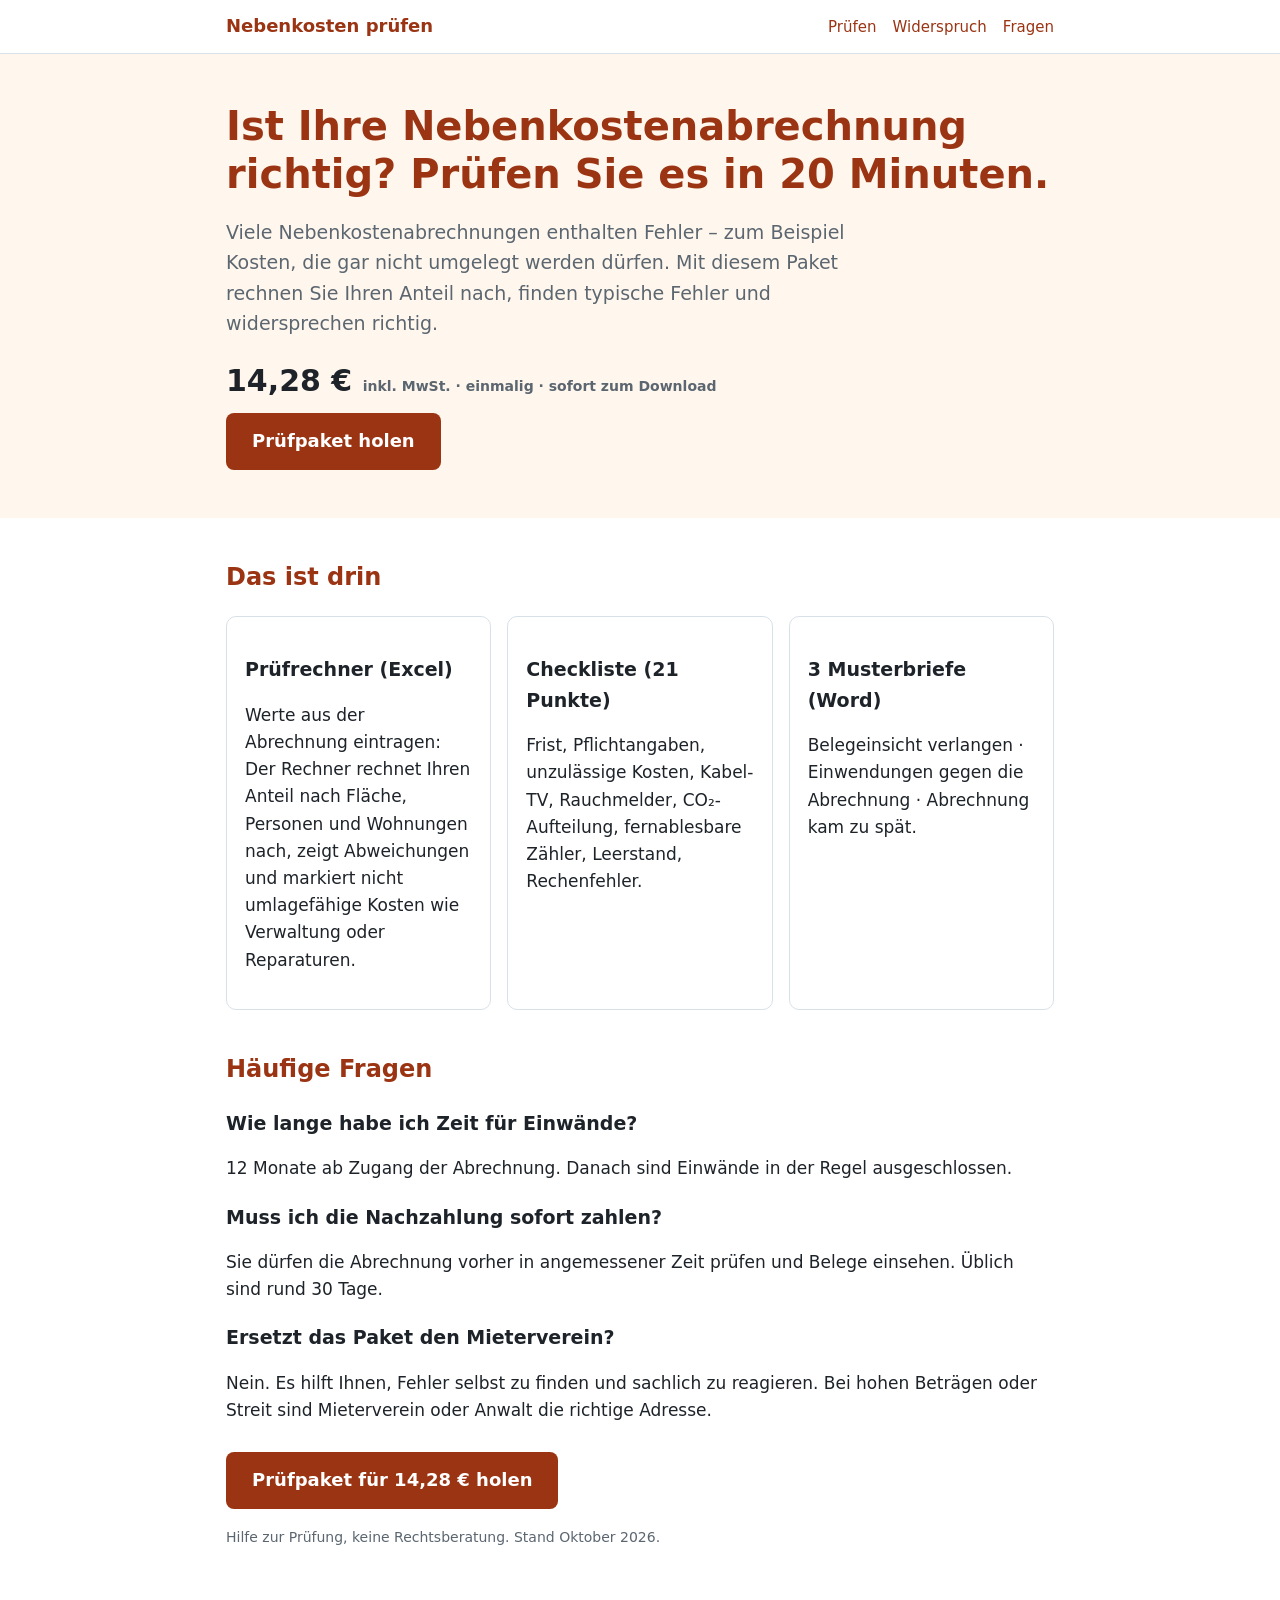
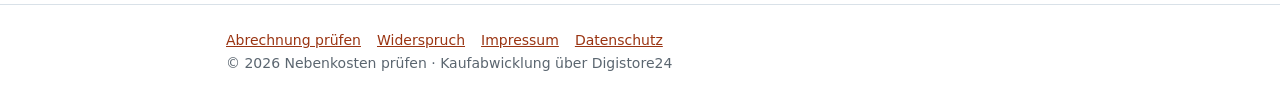
<file: index.html>
<!doctype html>
<html lang="de">
<head>
<meta charset="utf-8">
<meta name="viewport" content="width=device-width, initial-scale=1">
<meta name="google-site-verification" content="Ob10N2yi4Wuv240ou01TGJQXMnyLeHRl20WEMGS6VY0" />
<title>Nebenkostenabrechnung prüfen: Prüfrechner, Checkliste & Musterbriefe für Mieter</title>
<meta name="description" content="Nebenkostenabrechnung selbst prüfen: Excel-Prüfrechner, Checkliste mit 21 typischen Fehlern und Musterbriefe für Belegeinsicht und Widerspruch. 14,28 € statt Rätselraten.">
<link rel="canonical" href="https://n0mchen.github.io/nebenkosten-pruefen/">
<link rel="stylesheet" href="style.css">
<script type="application/ld+json">
{"@context":"https://schema.org","@type":"Product","name":"Nebenkostenabrechnung prüfen – Paket für Mieter","description":"Excel-Prüfrechner, Checkliste mit 21 Prüfpunkten und 3 Musterbriefe (Belegeinsicht, Einwendungen, verspätete Abrechnung).","offers":{"@type":"Offer","price":"14.28","priceCurrency":"EUR","availability":"https://schema.org/InStock","url":"https://n0mchen.github.io/nebenkosten-pruefen/"}}
</script>
<script type="application/ld+json" id="faq-auto">{"@context": "https://schema.org", "@type": "FAQPage", "mainEntity": [{"@type": "Question", "name": "Wie lange habe ich Zeit für Einwände?", "acceptedAnswer": {"@type": "Answer", "text": "12 Monate ab Zugang der Abrechnung. Danach sind Einwände in der Regel ausgeschlossen."}}, {"@type": "Question", "name": "Muss ich die Nachzahlung sofort zahlen?", "acceptedAnswer": {"@type": "Answer", "text": "Sie dürfen die Abrechnung vorher in angemessener Zeit prüfen und Belege einsehen. Üblich sind rund 30 Tage."}}, {"@type": "Question", "name": "Ersetzt das Paket den Mieterverein?", "acceptedAnswer": {"@type": "Answer", "text": "Nein. Es hilft Ihnen, Fehler selbst zu finden und sachlich zu reagieren. Bei hohen Beträgen oder Streit sind Mieterverein oder Anwalt die richtige Adresse."}}]}</script>
</head>
<body>
<header><div class="wrap"><a class="logo" href="./">Nebenkosten prüfen</a>
<nav><a href="ratgeber/nebenkostenabrechnung-pruefen.html">Prüfen</a><a href="ratgeber/widerspruch-nebenkostenabrechnung.html">Widerspruch</a><a href="#fragen">Fragen</a></nav></div></header>
<section class="hero"><div class="wrap">
<h1>Ist Ihre Nebenkostenabrechnung richtig? Prüfen Sie es in 20 Minuten.</h1>
<p class="lead">Viele Nebenkostenabrechnungen enthalten Fehler – zum Beispiel Kosten, die gar nicht umgelegt werden dürfen. Mit diesem Paket rechnen Sie Ihren Anteil nach, finden typische Fehler und widersprechen richtig.</p>
<p class="preis">14,28 € <span class="klein">inkl. MwSt. · einmalig · sofort zum Download</span></p>
<a class="btn" href="https://www.checkout-ds24.com/product/743243">Prüfpaket holen</a>
</div></section>
<main class="wrap">
<h2>Das ist drin</h2>
<div class="grid">
<div class="karte"><h3>Prüfrechner (Excel)</h3><p>Werte aus der Abrechnung eintragen: Der Rechner rechnet Ihren Anteil nach Fläche, Personen und Wohnungen nach, zeigt Abweichungen und markiert nicht umlagefähige Kosten wie Verwaltung oder Reparaturen.</p></div>
<div class="karte"><h3>Checkliste (21 Punkte)</h3><p>Frist, Pflichtangaben, unzulässige Kosten, Kabel-TV, Rauchmelder, CO₂-Aufteilung, fernablesbare Zähler, Leerstand, Rechenfehler.</p></div>
<div class="karte"><h3>3 Musterbriefe (Word)</h3><p>Belegeinsicht verlangen · Einwendungen gegen die Abrechnung · Abrechnung kam zu spät.</p></div>
</div>

<h2 id="fragen">Häufige Fragen</h2>
<h3>Wie lange habe ich Zeit für Einwände?</h3>
<p>12 Monate ab Zugang der Abrechnung. Danach sind Einwände in der Regel ausgeschlossen.</p>
<h3>Muss ich die Nachzahlung sofort zahlen?</h3>
<p>Sie dürfen die Abrechnung vorher in angemessener Zeit prüfen und Belege einsehen. Üblich sind rund 30 Tage.</p>
<h3>Ersetzt das Paket den Mieterverein?</h3>
<p>Nein. Es hilft Ihnen, Fehler selbst zu finden und sachlich zu reagieren. Bei hohen Beträgen oder Streit sind Mieterverein oder Anwalt die richtige Adresse.</p>
<p style="margin-top:28px"><a class="btn" href="https://www.checkout-ds24.com/product/743243">Prüfpaket für 14,28 € holen</a></p>
<p class="klein">Hilfe zur Prüfung, keine Rechtsberatung. Stand Oktober 2026.</p>
</main>
<footer><div class="wrap"><a href="ratgeber/nebenkostenabrechnung-pruefen.html">Abrechnung prüfen</a><a href="ratgeber/widerspruch-nebenkostenabrechnung.html">Widerspruch</a><a href="impressum.html">Impressum</a><a href="datenschutz.html">Datenschutz</a><br>© 2026 Nebenkosten prüfen · Kaufabwicklung über Digistore24</div></footer>
</body>
</html>
</file>
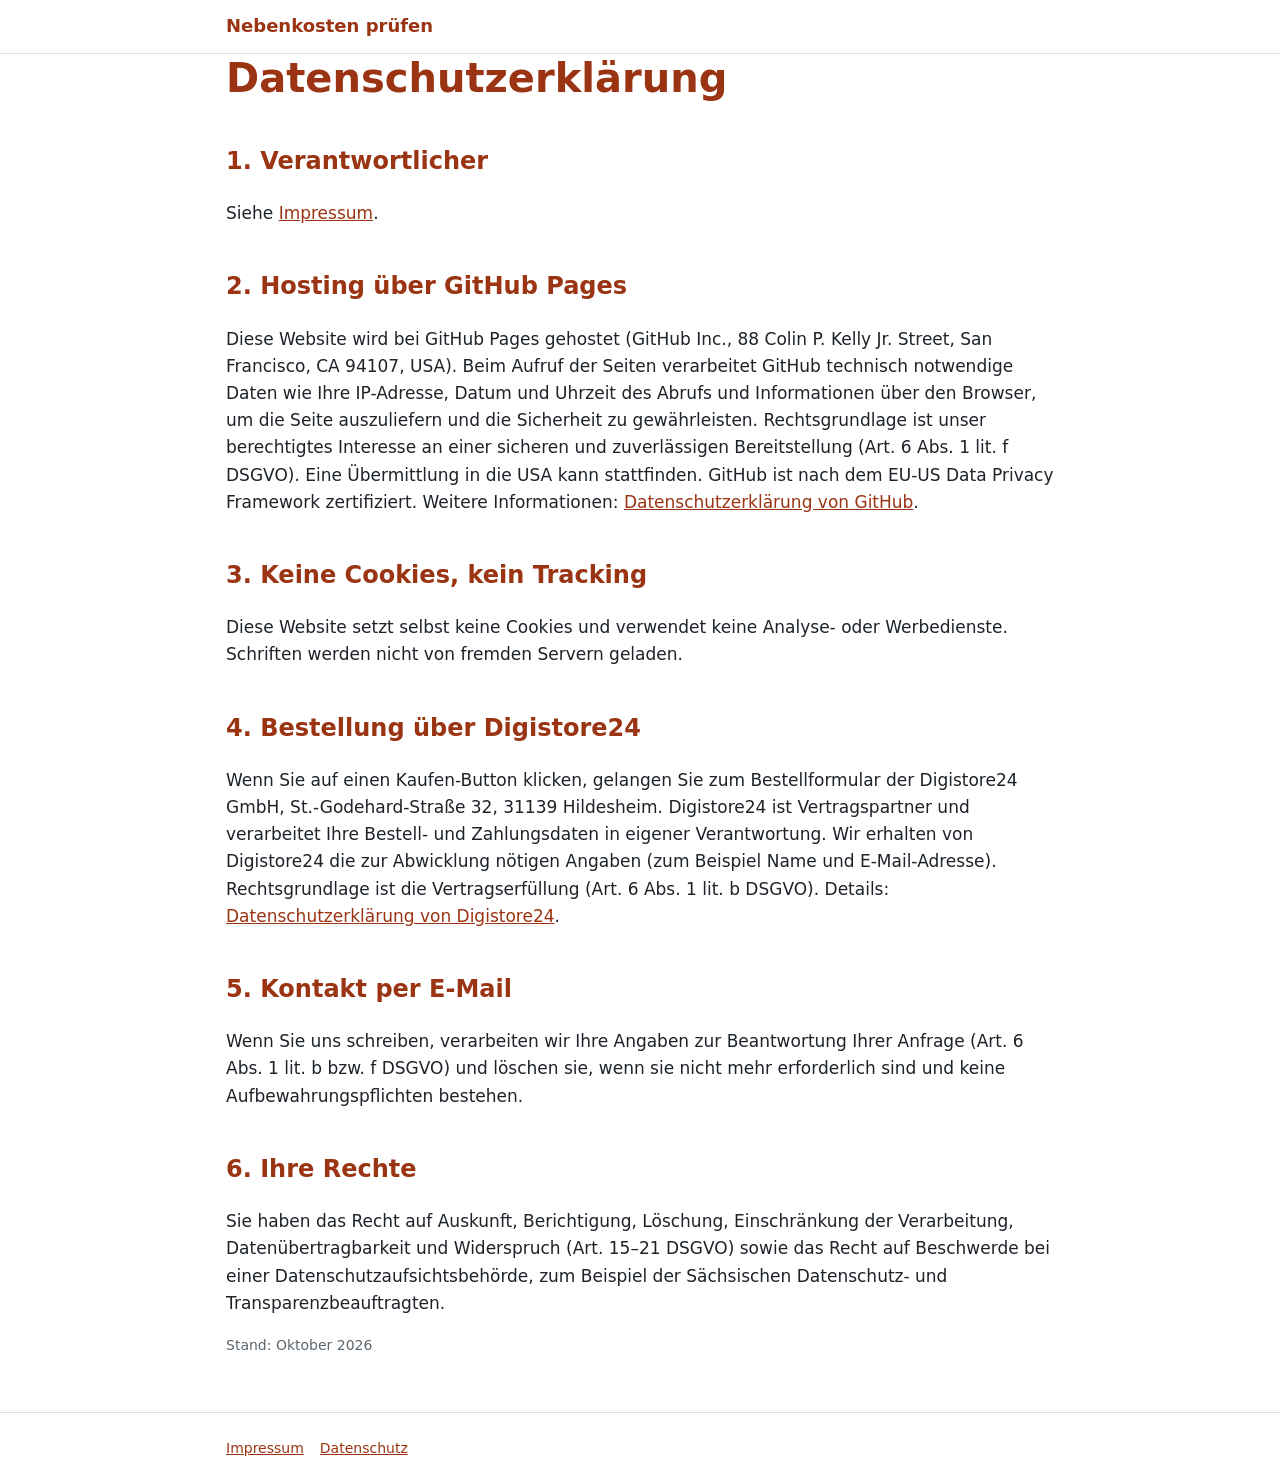
<file: datenschutz.html>
<!doctype html>
<html lang="de"><head><meta charset="utf-8"><meta name="viewport" content="width=device-width, initial-scale=1">
<title>Datenschutz – Nebenkosten prüfen</title><meta name="robots" content="noindex"><link rel="stylesheet" href="style.css"></head>
<body>
<header><div class="wrap"><a class="logo" href="./">Nebenkosten prüfen</a></div></header>
<main class="wrap">
<h1>Datenschutzerklärung</h1>
<h2>1. Verantwortlicher</h2>
<p>Siehe <a href="impressum.html">Impressum</a>.</p>
<h2>2. Hosting über GitHub Pages</h2>
<p>Diese Website wird bei GitHub Pages gehostet (GitHub Inc., 88 Colin P. Kelly Jr. Street, San Francisco, CA 94107, USA). Beim Aufruf der Seiten verarbeitet GitHub technisch notwendige Daten wie Ihre IP-Adresse, Datum und Uhrzeit des Abrufs und Informationen über den Browser, um die Seite auszuliefern und die Sicherheit zu gewährleisten. Rechtsgrundlage ist unser berechtigtes Interesse an einer sicheren und zuverlässigen Bereitstellung (Art. 6 Abs. 1 lit. f DSGVO). Eine Übermittlung in die USA kann stattfinden. GitHub ist nach dem EU-US Data Privacy Framework zertifiziert. Weitere Informationen: <a href="https://docs.github.com/de/site-policy/privacy-policies/github-general-privacy-statement" rel="nofollow">Datenschutzerklärung von GitHub</a>.</p>
<h2>3. Keine Cookies, kein Tracking</h2>
<p>Diese Website setzt selbst keine Cookies und verwendet keine Analyse- oder Werbedienste. Schriften werden nicht von fremden Servern geladen.</p>
<h2>4. Bestellung über Digistore24</h2>
<p>Wenn Sie auf einen Kaufen-Button klicken, gelangen Sie zum Bestellformular der Digistore24 GmbH, St.-Godehard-Straße 32, 31139 Hildesheim. Digistore24 ist Vertragspartner und verarbeitet Ihre Bestell- und Zahlungsdaten in eigener Verantwortung. Wir erhalten von Digistore24 die zur Abwicklung nötigen Angaben (zum Beispiel Name und E-Mail-Adresse). Rechtsgrundlage ist die Vertragserfüllung (Art. 6 Abs. 1 lit. b DSGVO). Details: <a href="https://www.digistore24.com/page/privacy" rel="nofollow">Datenschutzerklärung von Digistore24</a>.</p>
<h2>5. Kontakt per E-Mail</h2>
<p>Wenn Sie uns schreiben, verarbeiten wir Ihre Angaben zur Beantwortung Ihrer Anfrage (Art. 6 Abs. 1 lit. b bzw. f DSGVO) und löschen sie, wenn sie nicht mehr erforderlich sind und keine Aufbewahrungspflichten bestehen.</p>
<h2>6. Ihre Rechte</h2>
<p>Sie haben das Recht auf Auskunft, Berichtigung, Löschung, Einschränkung der Verarbeitung, Datenübertragbarkeit und Widerspruch (Art. 15–21 DSGVO) sowie das Recht auf Beschwerde bei einer Datenschutzaufsichtsbehörde, zum Beispiel der Sächsischen Datenschutz- und Transparenzbeauftragten.</p>
<p class="klein">Stand: Oktober 2026</p>
</main>
<footer><div class="wrap"><a href="impressum.html">Impressum</a><a href="datenschutz.html">Datenschutz</a></div></footer>
</body></html>
</file>
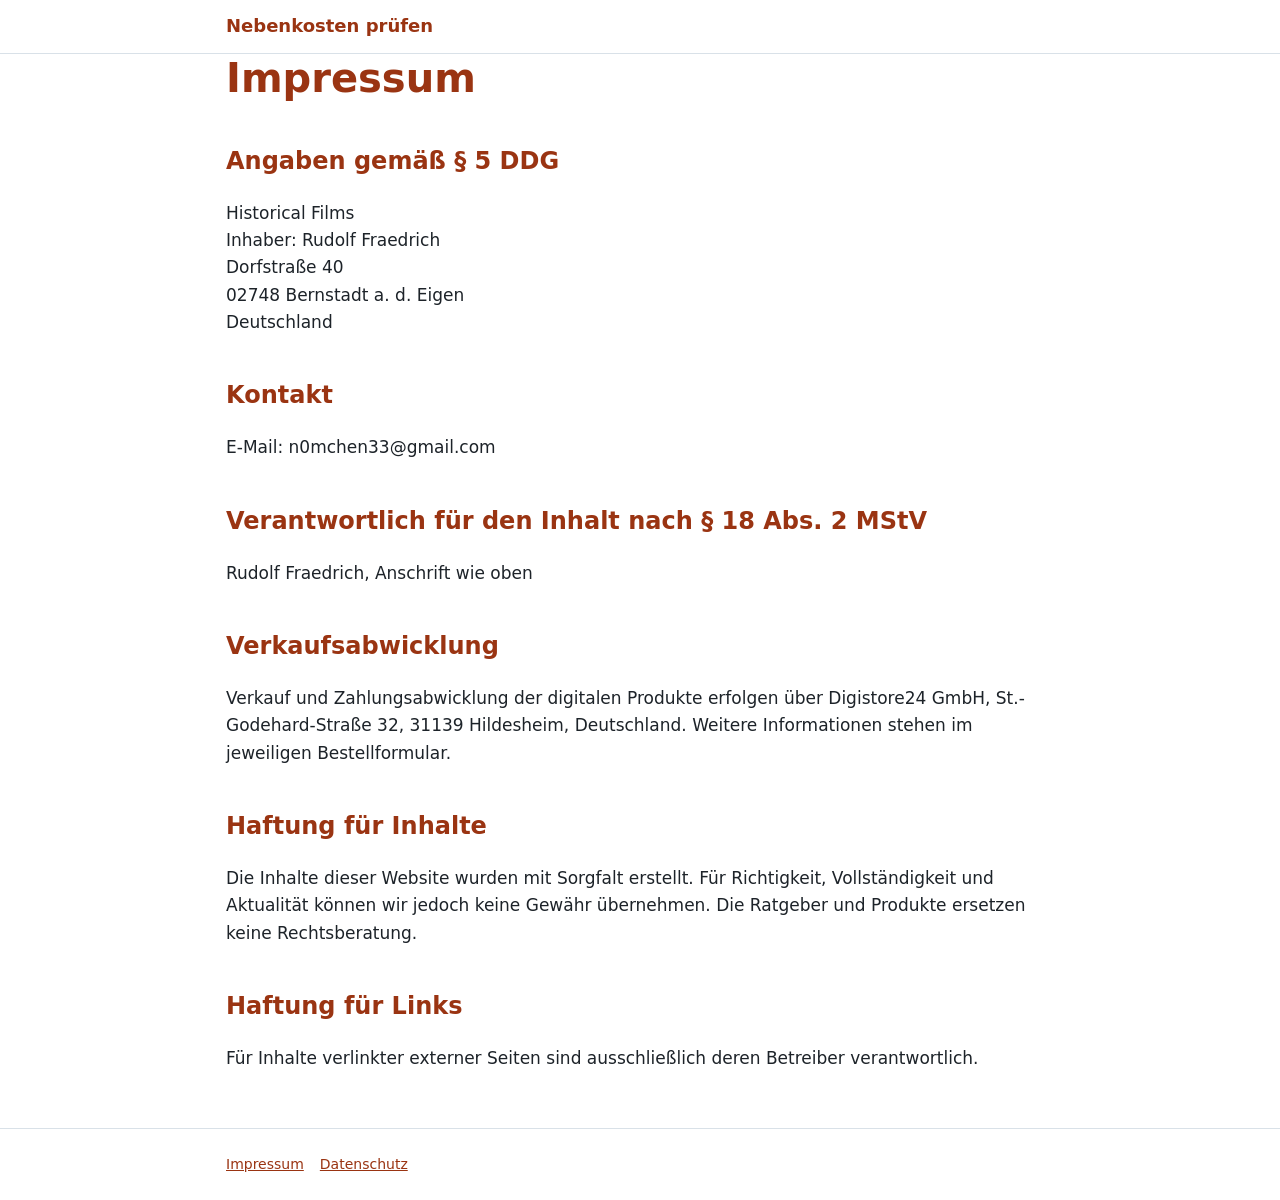
<file: impressum.html>
<!doctype html>
<html lang="de"><head><meta charset="utf-8"><meta name="viewport" content="width=device-width, initial-scale=1">
<title>Impressum – Nebenkosten prüfen</title><meta name="robots" content="noindex"><link rel="stylesheet" href="style.css"></head>
<body>
<header><div class="wrap"><a class="logo" href="./">Nebenkosten prüfen</a></div></header>
<main class="wrap">
<h1>Impressum</h1>
<h2>Angaben gemäß § 5 DDG</h2>
<p>Historical Films<br>Inhaber: Rudolf Fraedrich<br>Dorfstraße 40<br>02748 Bernstadt a. d. Eigen<br>Deutschland</p>
<h2>Kontakt</h2>
<p>E-Mail: n0mchen33@gmail.com</p>
<h2>Verantwortlich für den Inhalt nach § 18 Abs. 2 MStV</h2>
<p>Rudolf Fraedrich, Anschrift wie oben</p>
<h2>Verkaufsabwicklung</h2>
<p>Verkauf und Zahlungsabwicklung der digitalen Produkte erfolgen über Digistore24 GmbH, St.-Godehard-Straße 32, 31139 Hildesheim, Deutschland. Weitere Informationen stehen im jeweiligen Bestellformular.</p>
<h2>Haftung für Inhalte</h2>
<p>Die Inhalte dieser Website wurden mit Sorgfalt erstellt. Für Richtigkeit, Vollständigkeit und Aktualität können wir jedoch keine Gewähr übernehmen. Die Ratgeber und Produkte ersetzen keine Rechtsberatung.</p>
<h2>Haftung für Links</h2>
<p>Für Inhalte verlinkter externer Seiten sind ausschließlich deren Betreiber verantwortlich.</p>
</main>
<footer><div class="wrap"><a href="impressum.html">Impressum</a><a href="datenschutz.html">Datenschutz</a></div></footer>
</body></html>
</file>
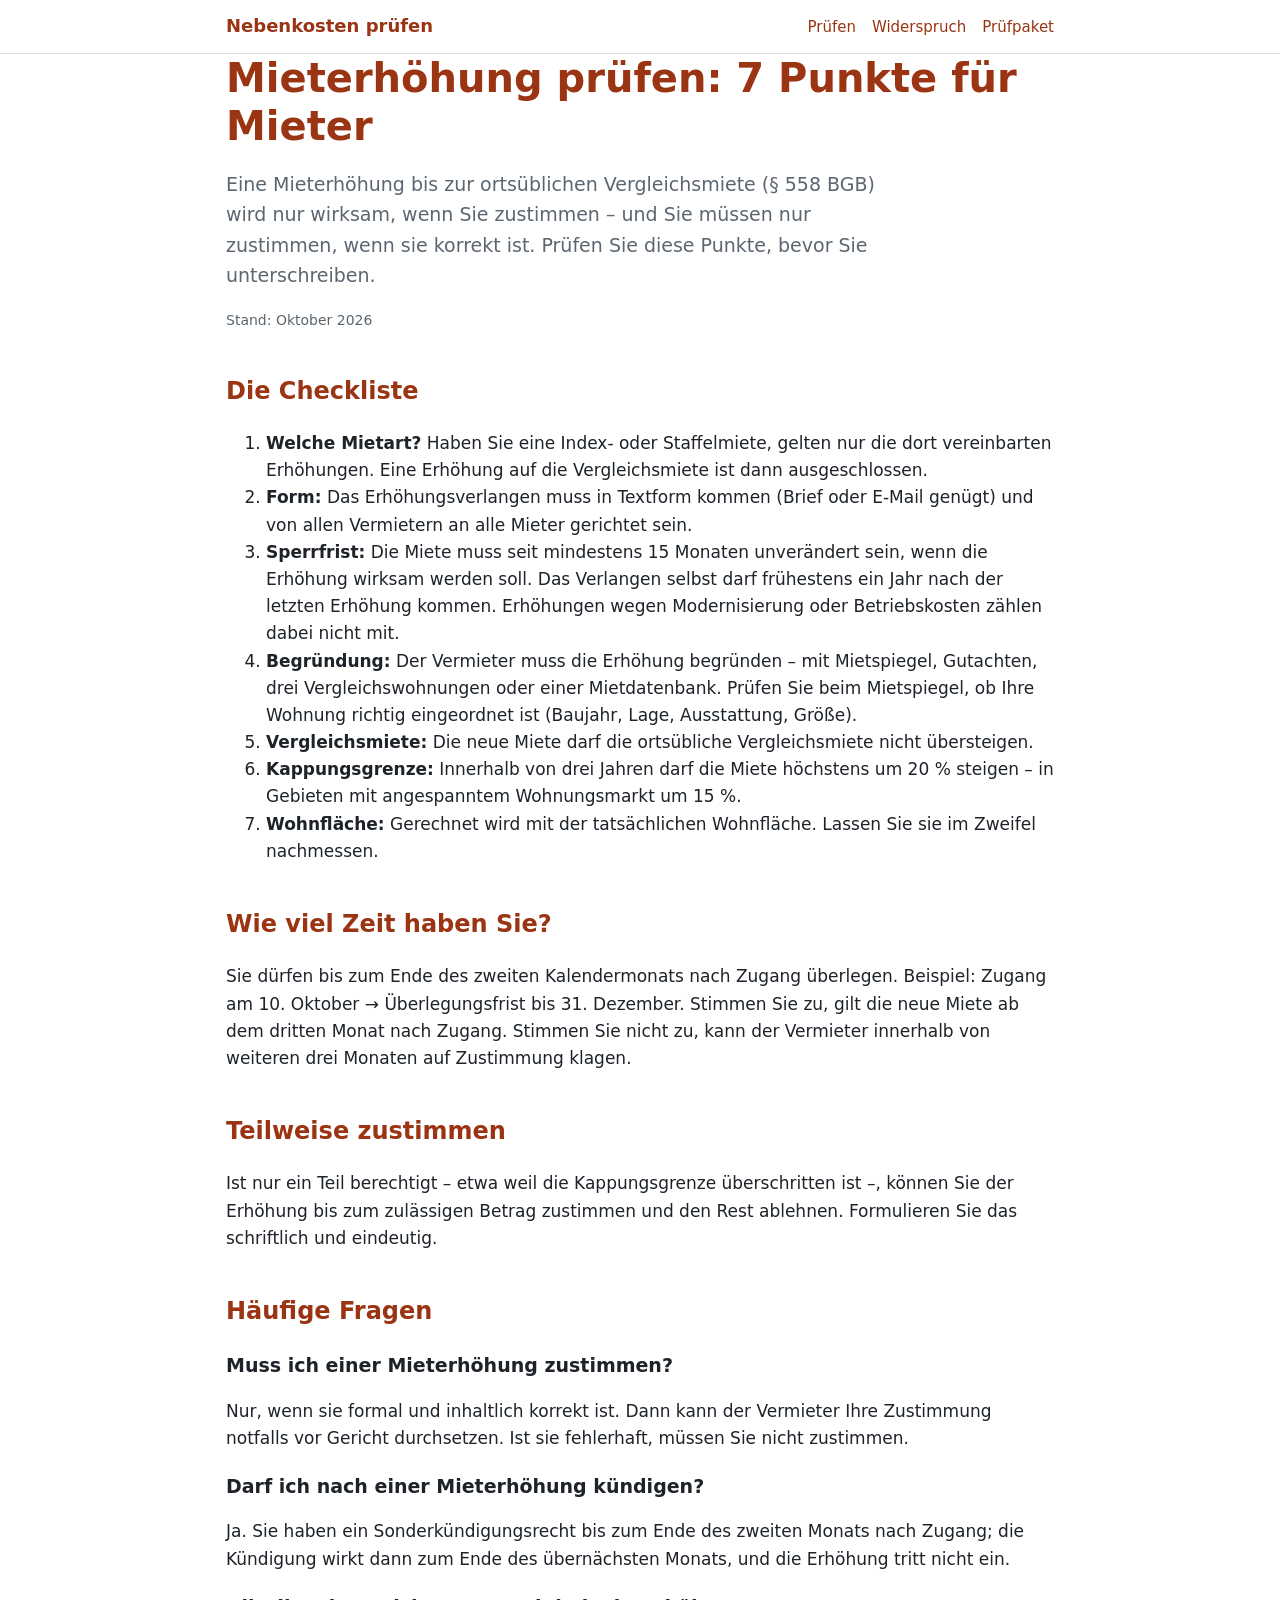
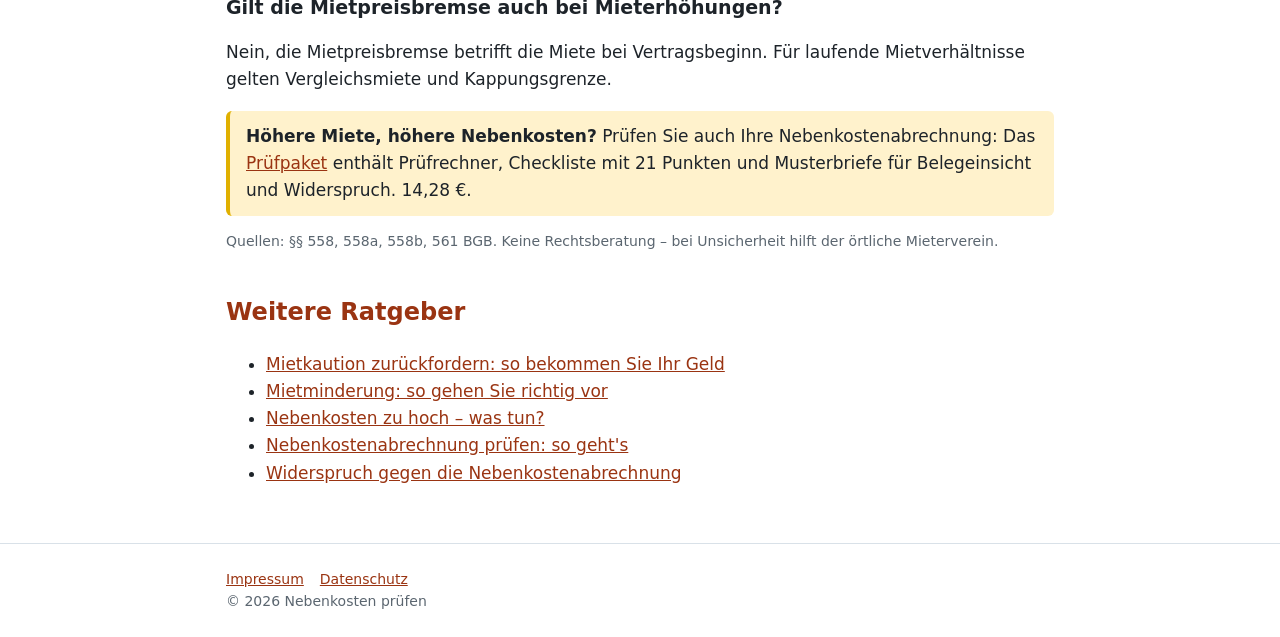
<file: ratgeber/mieterhoehung-pruefen.html>
<!doctype html>
<html lang="de">
<head>
<meta charset="utf-8">
<meta name="viewport" content="width=device-width, initial-scale=1">
<title>Mieterhöhung prüfen: Checkliste für Mieter (Vergleichsmiete, Kappungsgrenze, Fristen)</title>
<meta name="description" content="Mieterhöhung erhalten? So prüfen Sie sie: Form, Begründung mit Mietspiegel, 15-Monats-Sperrfrist, Kappungsgrenze 20 bzw. 15 Prozent, Überlegungsfrist und was bei Index- oder Staffelmiete gilt.">
<link rel="canonical" href="https://n0mchen.github.io/nebenkosten-pruefen/ratgeber/mieterhoehung-pruefen.html">
<link rel="stylesheet" href="../style.css">
<script type="application/ld+json" id="faq-auto">{"@context": "https://schema.org", "@type": "FAQPage", "mainEntity": [{"@type": "Question", "name": "Muss ich einer Mieterhöhung zustimmen?", "acceptedAnswer": {"@type": "Answer", "text": "Nur, wenn sie formal und inhaltlich korrekt ist. Dann kann der Vermieter Ihre Zustimmung notfalls vor Gericht durchsetzen. Ist sie fehlerhaft, müssen Sie nicht zustimmen."}}, {"@type": "Question", "name": "Darf ich nach einer Mieterhöhung kündigen?", "acceptedAnswer": {"@type": "Answer", "text": "Ja. Sie haben ein Sonderkündigungsrecht bis zum Ende des zweiten Monats nach Zugang; die Kündigung wirkt dann zum Ende des übernächsten Monats, und die Erhöhung tritt nicht ein."}}, {"@type": "Question", "name": "Gilt die Mietpreisbremse auch bei Mieterhöhungen?", "acceptedAnswer": {"@type": "Answer", "text": "Nein, die Mietpreisbremse betrifft die Miete bei Vertragsbeginn. Für laufende Mietverhältnisse gelten Vergleichsmiete und Kappungsgrenze."}}]}</script>
</head>
<body>
<header><div class="wrap"><a class="logo" href="../">Nebenkosten prüfen</a>
<nav><a href="nebenkostenabrechnung-pruefen.html">Prüfen</a><a href="widerspruch-nebenkostenabrechnung.html">Widerspruch</a><a href="../">Prüfpaket</a></nav></div></header>
<main class="wrap">
<h1>Mieterhöhung prüfen: 7 Punkte für Mieter</h1>
<p class="lead">Eine Mieterhöhung bis zur ortsüblichen Vergleichsmiete (§ 558 BGB) wird nur wirksam, wenn Sie zustimmen – und Sie müssen nur zustimmen, wenn sie korrekt ist. Prüfen Sie diese Punkte, bevor Sie unterschreiben.</p>
<p class="klein">Stand: Oktober 2026</p>

<h2>Die Checkliste</h2>
<ol>
<li><strong>Welche Mietart?</strong> Haben Sie eine Index- oder Staffelmiete, gelten nur die dort vereinbarten Erhöhungen. Eine Erhöhung auf die Vergleichsmiete ist dann ausgeschlossen.</li>
<li><strong>Form:</strong> Das Erhöhungsverlangen muss in Textform kommen (Brief oder E-Mail genügt) und von allen Vermietern an alle Mieter gerichtet sein.</li>
<li><strong>Sperrfrist:</strong> Die Miete muss seit mindestens 15 Monaten unverändert sein, wenn die Erhöhung wirksam werden soll. Das Verlangen selbst darf frühestens ein Jahr nach der letzten Erhöhung kommen. Erhöhungen wegen Modernisierung oder Betriebskosten zählen dabei nicht mit.</li>
<li><strong>Begründung:</strong> Der Vermieter muss die Erhöhung begründen – mit Mietspiegel, Gutachten, drei Vergleichswohnungen oder einer Mietdatenbank. Prüfen Sie beim Mietspiegel, ob Ihre Wohnung richtig eingeordnet ist (Baujahr, Lage, Ausstattung, Größe).</li>
<li><strong>Vergleichsmiete:</strong> Die neue Miete darf die ortsübliche Vergleichsmiete nicht übersteigen.</li>
<li><strong>Kappungsgrenze:</strong> Innerhalb von drei Jahren darf die Miete höchstens um 20 % steigen – in Gebieten mit angespanntem Wohnungsmarkt um 15 %.</li>
<li><strong>Wohnfläche:</strong> Gerechnet wird mit der tatsächlichen Wohnfläche. Lassen Sie sie im Zweifel nachmessen.</li>
</ol>

<h2>Wie viel Zeit haben Sie?</h2>
<p>Sie dürfen bis zum Ende des zweiten Kalendermonats nach Zugang überlegen. Beispiel: Zugang am 10. Oktober → Überlegungsfrist bis 31. Dezember. Stimmen Sie zu, gilt die neue Miete ab dem dritten Monat nach Zugang. Stimmen Sie nicht zu, kann der Vermieter innerhalb von weiteren drei Monaten auf Zustimmung klagen.</p>

<h2>Teilweise zustimmen</h2>
<p>Ist nur ein Teil berechtigt – etwa weil die Kappungsgrenze überschritten ist –, können Sie der Erhöhung bis zum zulässigen Betrag zustimmen und den Rest ablehnen. Formulieren Sie das schriftlich und eindeutig.</p>

<h2>Häufige Fragen</h2>
<h3>Muss ich einer Mieterhöhung zustimmen?</h3>
<p>Nur, wenn sie formal und inhaltlich korrekt ist. Dann kann der Vermieter Ihre Zustimmung notfalls vor Gericht durchsetzen. Ist sie fehlerhaft, müssen Sie nicht zustimmen.</p>
<h3>Darf ich nach einer Mieterhöhung kündigen?</h3>
<p>Ja. Sie haben ein Sonderkündigungsrecht bis zum Ende des zweiten Monats nach Zugang; die Kündigung wirkt dann zum Ende des übernächsten Monats, und die Erhöhung tritt nicht ein.</p>
<h3>Gilt die Mietpreisbremse auch bei Mieterhöhungen?</h3>
<p>Nein, die Mietpreisbremse betrifft die Miete bei Vertragsbeginn. Für laufende Mietverhältnisse gelten Vergleichsmiete und Kappungsgrenze.</p>

<div class="hinweis"><strong>Höhere Miete, höhere Nebenkosten?</strong> Prüfen Sie auch Ihre Nebenkostenabrechnung: Das <a href="../">Prüfpaket</a> enthält Prüfrechner, Checkliste mit 21 Punkten und Musterbriefe für Belegeinsicht und Widerspruch. 14,28 €.</div>
<p class="klein">Quellen: §§ 558, 558a, 558b, 561 BGB. Keine Rechtsberatung – bei Unsicherheit hilft der örtliche Mieterverein.</p>
<section class="weitere"><h2>Weitere Ratgeber</h2><ul><li><a href="mietkaution-zurueckfordern.html">Mietkaution zurückfordern: so bekommen Sie Ihr Geld</a></li><li><a href="mietminderung.html">Mietminderung: so gehen Sie richtig vor</a></li><li><a href="nebenkosten-zu-hoch.html">Nebenkosten zu hoch – was tun?</a></li><li><a href="nebenkostenabrechnung-pruefen.html">Nebenkostenabrechnung prüfen: so geht's</a></li><li><a href="widerspruch-nebenkostenabrechnung.html">Widerspruch gegen die Nebenkostenabrechnung</a></li></ul></section>
</main>
<footer><div class="wrap"><a href="../impressum.html">Impressum</a><a href="../datenschutz.html">Datenschutz</a><br>© 2026 Nebenkosten prüfen</div></footer>
</body>
</html>
</file>
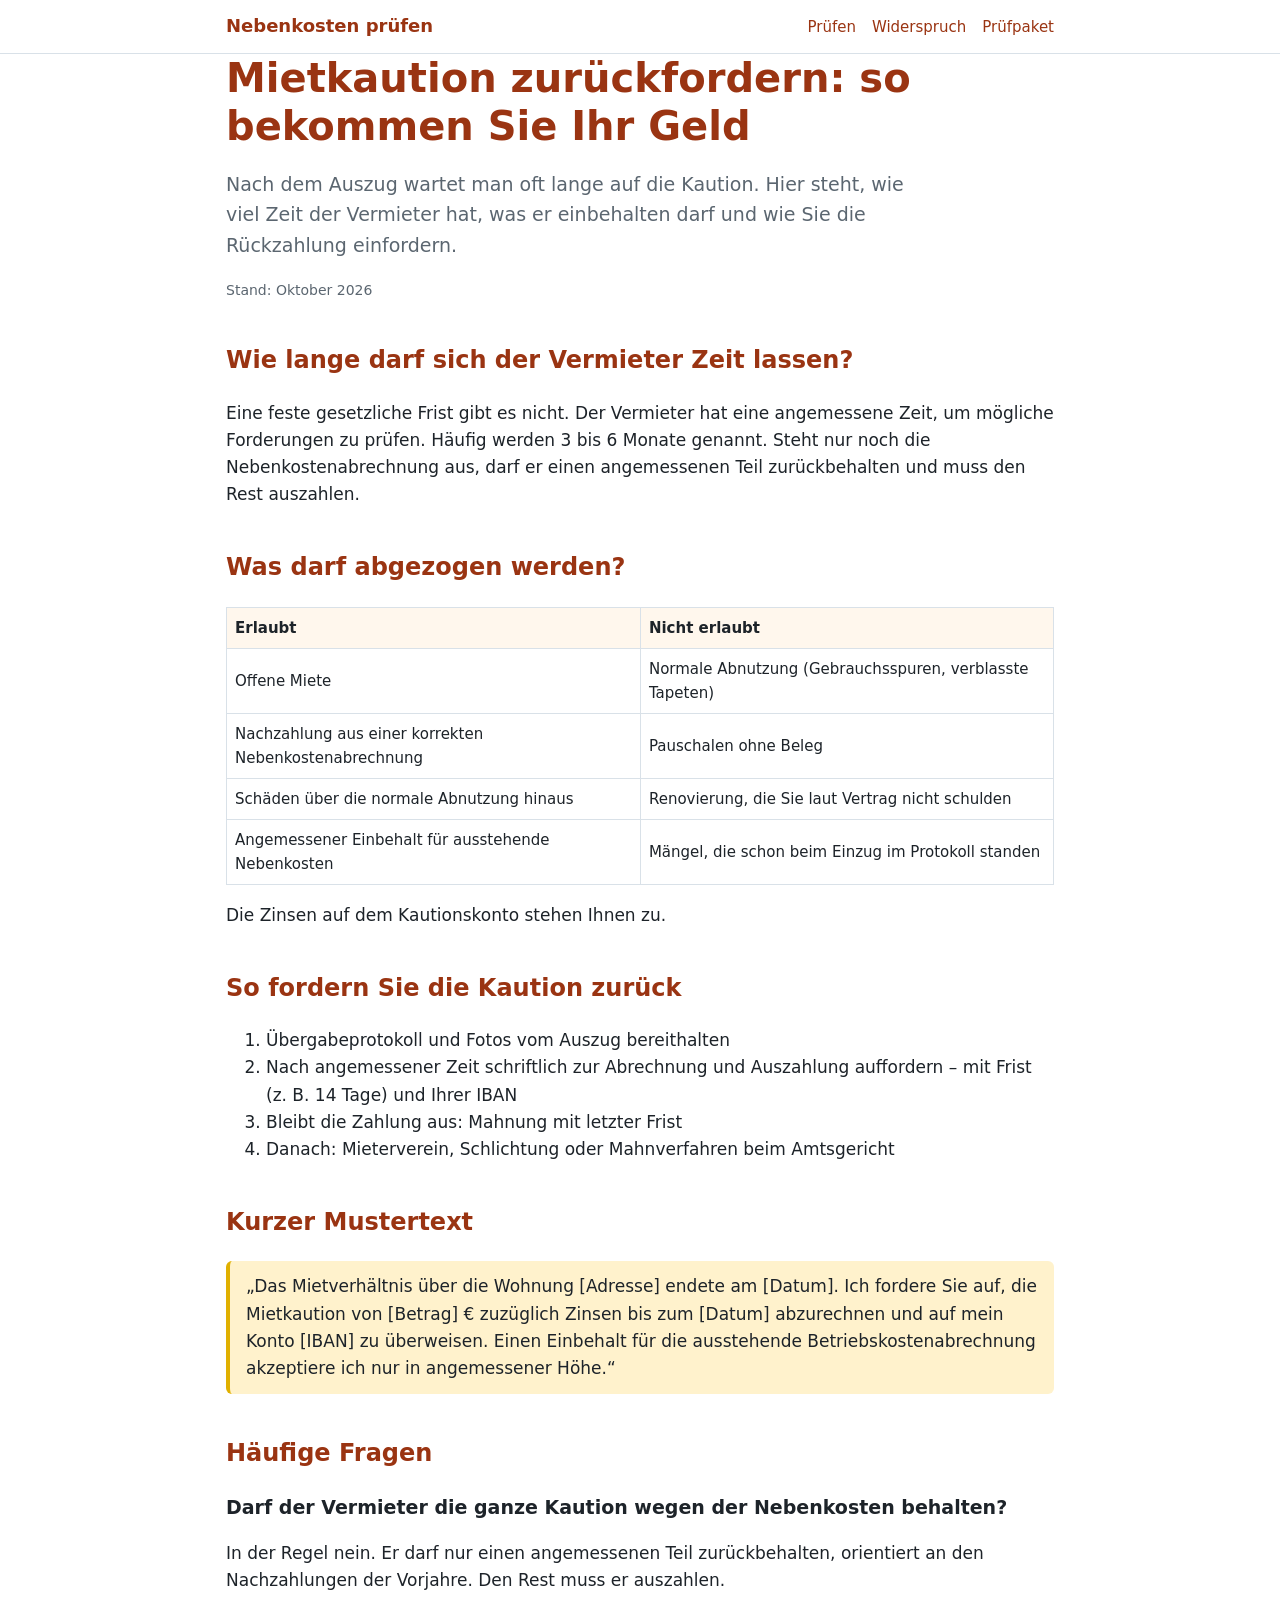
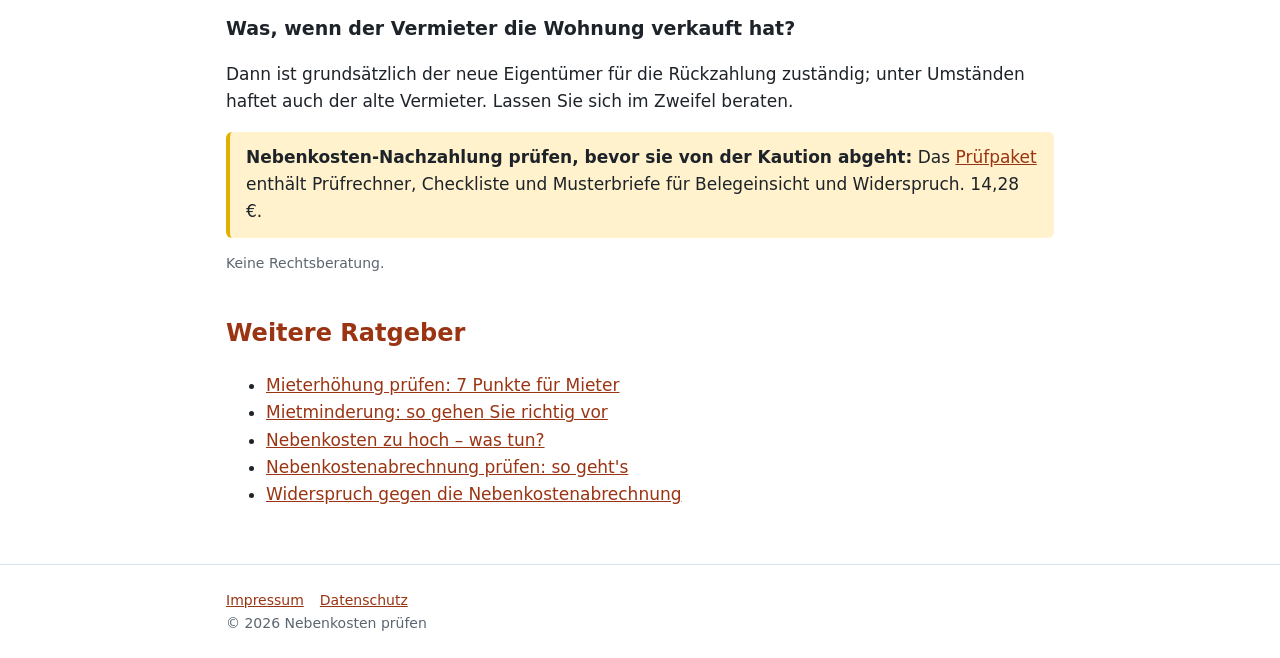
<file: ratgeber/mietkaution-zurueckfordern.html>
<!doctype html>
<html lang="de">
<head>
<meta charset="utf-8">
<meta name="viewport" content="width=device-width, initial-scale=1">
<title>Mietkaution zurückfordern: Fristen, Abzüge und Musterschreiben</title>
<meta name="description" content="Mietkaution zurückfordern nach dem Auszug: wie lange der Vermieter Zeit hat, was er abziehen darf, Einbehalt für Nebenkosten, Zinsen – und wie Sie die Rückzahlung richtig einfordern.">
<link rel="canonical" href="https://n0mchen.github.io/nebenkosten-pruefen/ratgeber/mietkaution-zurueckfordern.html">
<link rel="stylesheet" href="../style.css">
<script type="application/ld+json" id="faq-auto">{"@context": "https://schema.org", "@type": "FAQPage", "mainEntity": [{"@type": "Question", "name": "Darf der Vermieter die ganze Kaution wegen der Nebenkosten behalten?", "acceptedAnswer": {"@type": "Answer", "text": "In der Regel nein. Er darf nur einen angemessenen Teil zurückbehalten, orientiert an den Nachzahlungen der Vorjahre. Den Rest muss er auszahlen."}}, {"@type": "Question", "name": "Was, wenn der Vermieter die Wohnung verkauft hat?", "acceptedAnswer": {"@type": "Answer", "text": "Dann ist grundsätzlich der neue Eigentümer für die Rückzahlung zuständig; unter Umständen haftet auch der alte Vermieter. Lassen Sie sich im Zweifel beraten."}}]}</script>
</head>
<body>
<header><div class="wrap"><a class="logo" href="../">Nebenkosten prüfen</a>
<nav><a href="nebenkostenabrechnung-pruefen.html">Prüfen</a><a href="widerspruch-nebenkostenabrechnung.html">Widerspruch</a><a href="../">Prüfpaket</a></nav></div></header>
<main class="wrap">
<h1>Mietkaution zurückfordern: so bekommen Sie Ihr Geld</h1>
<p class="lead">Nach dem Auszug wartet man oft lange auf die Kaution. Hier steht, wie viel Zeit der Vermieter hat, was er einbehalten darf und wie Sie die Rückzahlung einfordern.</p>
<p class="klein">Stand: Oktober 2026</p>

<h2>Wie lange darf sich der Vermieter Zeit lassen?</h2>
<p>Eine feste gesetzliche Frist gibt es nicht. Der Vermieter hat eine angemessene Zeit, um mögliche Forderungen zu prüfen. Häufig werden 3 bis 6 Monate genannt. Steht nur noch die Nebenkostenabrechnung aus, darf er einen angemessenen Teil zurückbehalten und muss den Rest auszahlen.</p>

<h2>Was darf abgezogen werden?</h2>
<div class="tabelle"><table>
<tr><th>Erlaubt</th><th>Nicht erlaubt</th></tr>
<tr><td>Offene Miete</td><td>Normale Abnutzung (Gebrauchsspuren, verblasste Tapeten)</td></tr>
<tr><td>Nachzahlung aus einer korrekten Nebenkostenabrechnung</td><td>Pauschalen ohne Beleg</td></tr>
<tr><td>Schäden über die normale Abnutzung hinaus</td><td>Renovierung, die Sie laut Vertrag nicht schulden</td></tr>
<tr><td>Angemessener Einbehalt für ausstehende Nebenkosten</td><td>Mängel, die schon beim Einzug im Protokoll standen</td></tr>
</table></div>
<p>Die Zinsen auf dem Kautionskonto stehen Ihnen zu.</p>

<h2>So fordern Sie die Kaution zurück</h2>
<ol>
<li>Übergabeprotokoll und Fotos vom Auszug bereithalten</li>
<li>Nach angemessener Zeit schriftlich zur Abrechnung und Auszahlung auffordern – mit Frist (z. B. 14 Tage) und Ihrer IBAN</li>
<li>Bleibt die Zahlung aus: Mahnung mit letzter Frist</li>
<li>Danach: Mieterverein, Schlichtung oder Mahnverfahren beim Amtsgericht</li>
</ol>

<h2>Kurzer Mustertext</h2>
<p class="hinweis">„Das Mietverhältnis über die Wohnung [Adresse] endete am [Datum]. Ich fordere Sie auf, die Mietkaution von [Betrag] € zuzüglich Zinsen bis zum [Datum] abzurechnen und auf mein Konto [IBAN] zu überweisen. Einen Einbehalt für die ausstehende Betriebskostenabrechnung akzeptiere ich nur in angemessener Höhe.“</p>

<h2>Häufige Fragen</h2>
<h3>Darf der Vermieter die ganze Kaution wegen der Nebenkosten behalten?</h3>
<p>In der Regel nein. Er darf nur einen angemessenen Teil zurückbehalten, orientiert an den Nachzahlungen der Vorjahre. Den Rest muss er auszahlen.</p>
<h3>Was, wenn der Vermieter die Wohnung verkauft hat?</h3>
<p>Dann ist grundsätzlich der neue Eigentümer für die Rückzahlung zuständig; unter Umständen haftet auch der alte Vermieter. Lassen Sie sich im Zweifel beraten.</p>

<div class="hinweis"><strong>Nebenkosten-Nachzahlung prüfen, bevor sie von der Kaution abgeht:</strong> Das <a href="../">Prüfpaket</a> enthält Prüfrechner, Checkliste und Musterbriefe für Belegeinsicht und Widerspruch. 14,28 €.</div>
<p class="klein">Keine Rechtsberatung.</p>
<section class="weitere"><h2>Weitere Ratgeber</h2><ul><li><a href="mieterhoehung-pruefen.html">Mieterhöhung prüfen: 7 Punkte für Mieter</a></li><li><a href="mietminderung.html">Mietminderung: so gehen Sie richtig vor</a></li><li><a href="nebenkosten-zu-hoch.html">Nebenkosten zu hoch – was tun?</a></li><li><a href="nebenkostenabrechnung-pruefen.html">Nebenkostenabrechnung prüfen: so geht's</a></li><li><a href="widerspruch-nebenkostenabrechnung.html">Widerspruch gegen die Nebenkostenabrechnung</a></li></ul></section>
</main>
<footer><div class="wrap"><a href="../impressum.html">Impressum</a><a href="../datenschutz.html">Datenschutz</a><br>© 2026 Nebenkosten prüfen</div></footer>
</body>
</html>
</file>
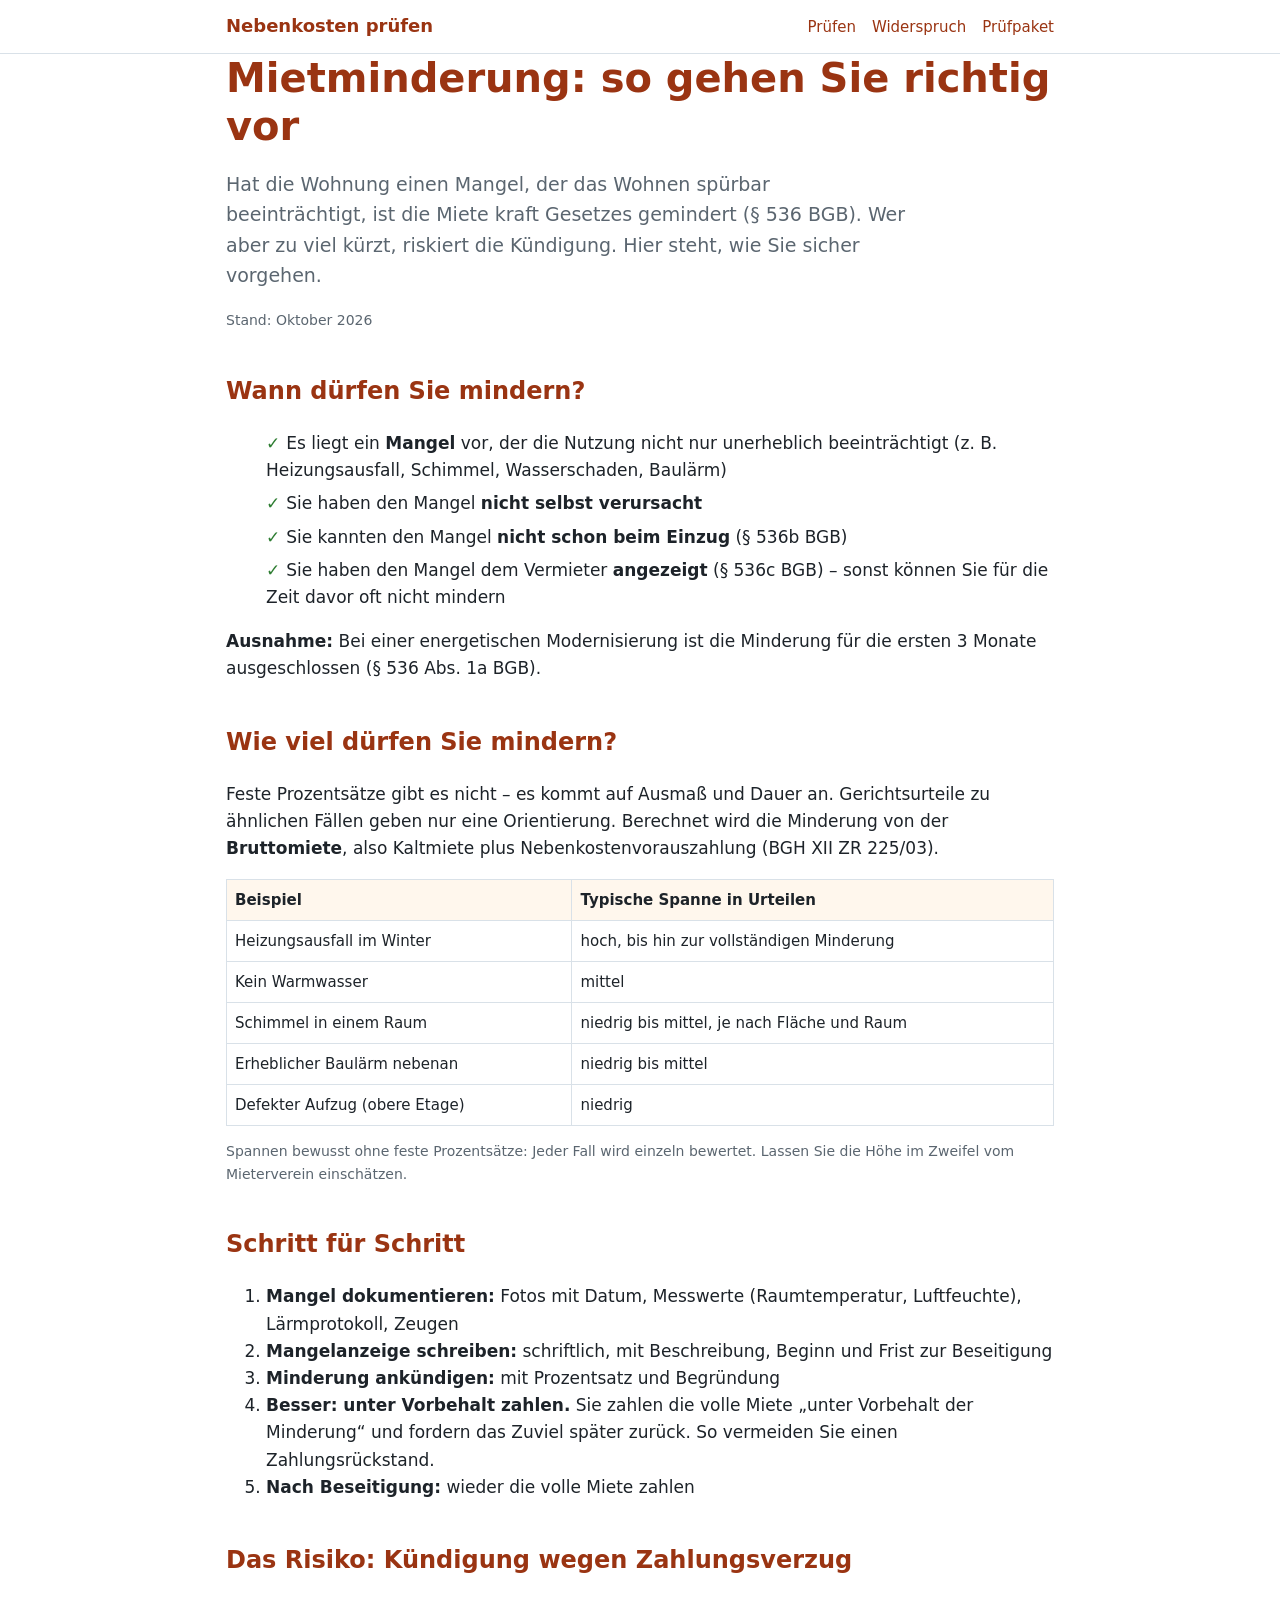
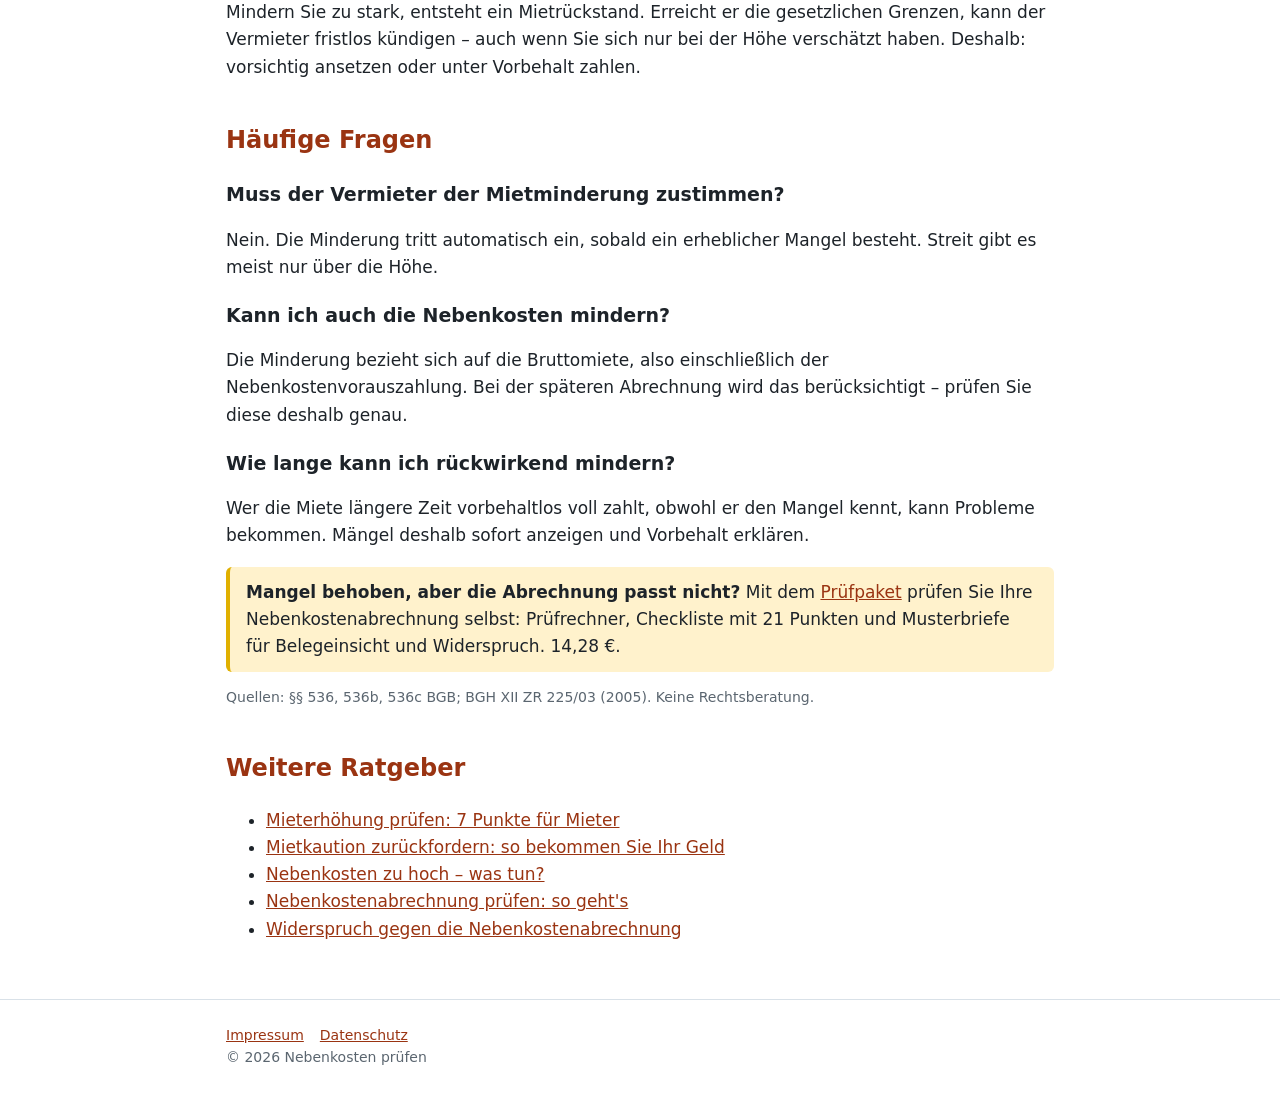
<file: ratgeber/mietminderung.html>
<!doctype html>
<html lang="de">
<head>
<meta charset="utf-8">
<meta name="viewport" content="width=device-width, initial-scale=1">
<title>Mietminderung: Voraussetzungen, Beispiele und richtiges Vorgehen (2026)</title>
<meta name="description" content="Mietminderung richtig machen: wann Sie die Miete mindern dürfen, Mangelanzeige, Berechnung von der Bruttomiete, typische Beispiele, Zahlung unter Vorbehalt und das Kündigungsrisiko.">
<link rel="canonical" href="https://n0mchen.github.io/nebenkosten-pruefen/ratgeber/mietminderung.html">
<link rel="stylesheet" href="../style.css">
<script type="application/ld+json" id="faq-auto">{"@context": "https://schema.org", "@type": "FAQPage", "mainEntity": [{"@type": "Question", "name": "Muss der Vermieter der Mietminderung zustimmen?", "acceptedAnswer": {"@type": "Answer", "text": "Nein. Die Minderung tritt automatisch ein, sobald ein erheblicher Mangel besteht. Streit gibt es meist nur über die Höhe."}}, {"@type": "Question", "name": "Kann ich auch die Nebenkosten mindern?", "acceptedAnswer": {"@type": "Answer", "text": "Die Minderung bezieht sich auf die Bruttomiete, also einschließlich der Nebenkostenvorauszahlung. Bei der späteren Abrechnung wird das berücksichtigt – prüfen Sie diese deshalb genau."}}, {"@type": "Question", "name": "Wie lange kann ich rückwirkend mindern?", "acceptedAnswer": {"@type": "Answer", "text": "Wer die Miete längere Zeit vorbehaltlos voll zahlt, obwohl er den Mangel kennt, kann Probleme bekommen. Mängel deshalb sofort anzeigen und Vorbehalt erklären."}}]}</script>
</head>
<body>
<header><div class="wrap"><a class="logo" href="../">Nebenkosten prüfen</a>
<nav><a href="nebenkostenabrechnung-pruefen.html">Prüfen</a><a href="widerspruch-nebenkostenabrechnung.html">Widerspruch</a><a href="../">Prüfpaket</a></nav></div></header>
<main class="wrap">
<h1>Mietminderung: so gehen Sie richtig vor</h1>
<p class="lead">Hat die Wohnung einen Mangel, der das Wohnen spürbar beeinträchtigt, ist die Miete kraft Gesetzes gemindert (§ 536 BGB). Wer aber zu viel kürzt, riskiert die Kündigung. Hier steht, wie Sie sicher vorgehen.</p>
<p class="klein">Stand: Oktober 2026</p>

<h2>Wann dürfen Sie mindern?</h2>
<ul class="check">
<li>Es liegt ein <strong>Mangel</strong> vor, der die Nutzung nicht nur unerheblich beeinträchtigt (z. B. Heizungsausfall, Schimmel, Wasserschaden, Baulärm)</li>
<li>Sie haben den Mangel <strong>nicht selbst verursacht</strong></li>
<li>Sie kannten den Mangel <strong>nicht schon beim Einzug</strong> (§ 536b BGB)</li>
<li>Sie haben den Mangel dem Vermieter <strong>angezeigt</strong> (§ 536c BGB) – sonst können Sie für die Zeit davor oft nicht mindern</li>
</ul>
<p><strong>Ausnahme:</strong> Bei einer energetischen Modernisierung ist die Minderung für die ersten 3 Monate ausgeschlossen (§ 536 Abs. 1a BGB).</p>

<h2>Wie viel dürfen Sie mindern?</h2>
<p>Feste Prozentsätze gibt es nicht – es kommt auf Ausmaß und Dauer an. Gerichtsurteile zu ähnlichen Fällen geben nur eine Orientierung. Berechnet wird die Minderung von der <strong>Bruttomiete</strong>, also Kaltmiete plus Nebenkostenvorauszahlung (BGH XII ZR 225/03).</p>
<table>
<tr><th>Beispiel</th><th>Typische Spanne in Urteilen</th></tr>
<tr><td>Heizungsausfall im Winter</td><td>hoch, bis hin zur vollständigen Minderung</td></tr>
<tr><td>Kein Warmwasser</td><td>mittel</td></tr>
<tr><td>Schimmel in einem Raum</td><td>niedrig bis mittel, je nach Fläche und Raum</td></tr>
<tr><td>Erheblicher Baulärm nebenan</td><td>niedrig bis mittel</td></tr>
<tr><td>Defekter Aufzug (obere Etage)</td><td>niedrig</td></tr>
</table>
<p class="klein">Spannen bewusst ohne feste Prozentsätze: Jeder Fall wird einzeln bewertet. Lassen Sie die Höhe im Zweifel vom Mieterverein einschätzen.</p>

<h2>Schritt für Schritt</h2>
<ol>
<li><strong>Mangel dokumentieren:</strong> Fotos mit Datum, Messwerte (Raumtemperatur, Luftfeuchte), Lärmprotokoll, Zeugen</li>
<li><strong>Mangelanzeige schreiben:</strong> schriftlich, mit Beschreibung, Beginn und Frist zur Beseitigung</li>
<li><strong>Minderung ankündigen:</strong> mit Prozentsatz und Begründung</li>
<li><strong>Besser: unter Vorbehalt zahlen.</strong> Sie zahlen die volle Miete „unter Vorbehalt der Minderung“ und fordern das Zuviel später zurück. So vermeiden Sie einen Zahlungsrückstand.</li>
<li><strong>Nach Beseitigung:</strong> wieder die volle Miete zahlen</li>
</ol>

<h2>Das Risiko: Kündigung wegen Zahlungsverzug</h2>
<p>Mindern Sie zu stark, entsteht ein Mietrückstand. Erreicht er die gesetzlichen Grenzen, kann der Vermieter fristlos kündigen – auch wenn Sie sich nur bei der Höhe verschätzt haben. Deshalb: vorsichtig ansetzen oder unter Vorbehalt zahlen.</p>

<h2>Häufige Fragen</h2>
<h3>Muss der Vermieter der Mietminderung zustimmen?</h3>
<p>Nein. Die Minderung tritt automatisch ein, sobald ein erheblicher Mangel besteht. Streit gibt es meist nur über die Höhe.</p>
<h3>Kann ich auch die Nebenkosten mindern?</h3>
<p>Die Minderung bezieht sich auf die Bruttomiete, also einschließlich der Nebenkostenvorauszahlung. Bei der späteren Abrechnung wird das berücksichtigt – prüfen Sie diese deshalb genau.</p>
<h3>Wie lange kann ich rückwirkend mindern?</h3>
<p>Wer die Miete längere Zeit vorbehaltlos voll zahlt, obwohl er den Mangel kennt, kann Probleme bekommen. Mängel deshalb sofort anzeigen und Vorbehalt erklären.</p>

<div class="hinweis"><strong>Mangel behoben, aber die Abrechnung passt nicht?</strong> Mit dem <a href="../">Prüfpaket</a> prüfen Sie Ihre Nebenkostenabrechnung selbst: Prüfrechner, Checkliste mit 21 Punkten und Musterbriefe für Belegeinsicht und Widerspruch. 14,28 €.</div>
<p class="klein">Quellen: §§ 536, 536b, 536c BGB; BGH XII ZR 225/03 (2005). Keine Rechtsberatung.</p>
<section class="weitere"><h2>Weitere Ratgeber</h2><ul><li><a href="mieterhoehung-pruefen.html">Mieterhöhung prüfen: 7 Punkte für Mieter</a></li><li><a href="mietkaution-zurueckfordern.html">Mietkaution zurückfordern: so bekommen Sie Ihr Geld</a></li><li><a href="nebenkosten-zu-hoch.html">Nebenkosten zu hoch – was tun?</a></li><li><a href="nebenkostenabrechnung-pruefen.html">Nebenkostenabrechnung prüfen: so geht's</a></li><li><a href="widerspruch-nebenkostenabrechnung.html">Widerspruch gegen die Nebenkostenabrechnung</a></li></ul></section>
</main>
<footer><div class="wrap"><a href="../impressum.html">Impressum</a><a href="../datenschutz.html">Datenschutz</a><br>© 2026 Nebenkosten prüfen</div></footer>
</body>
</html>
</file>
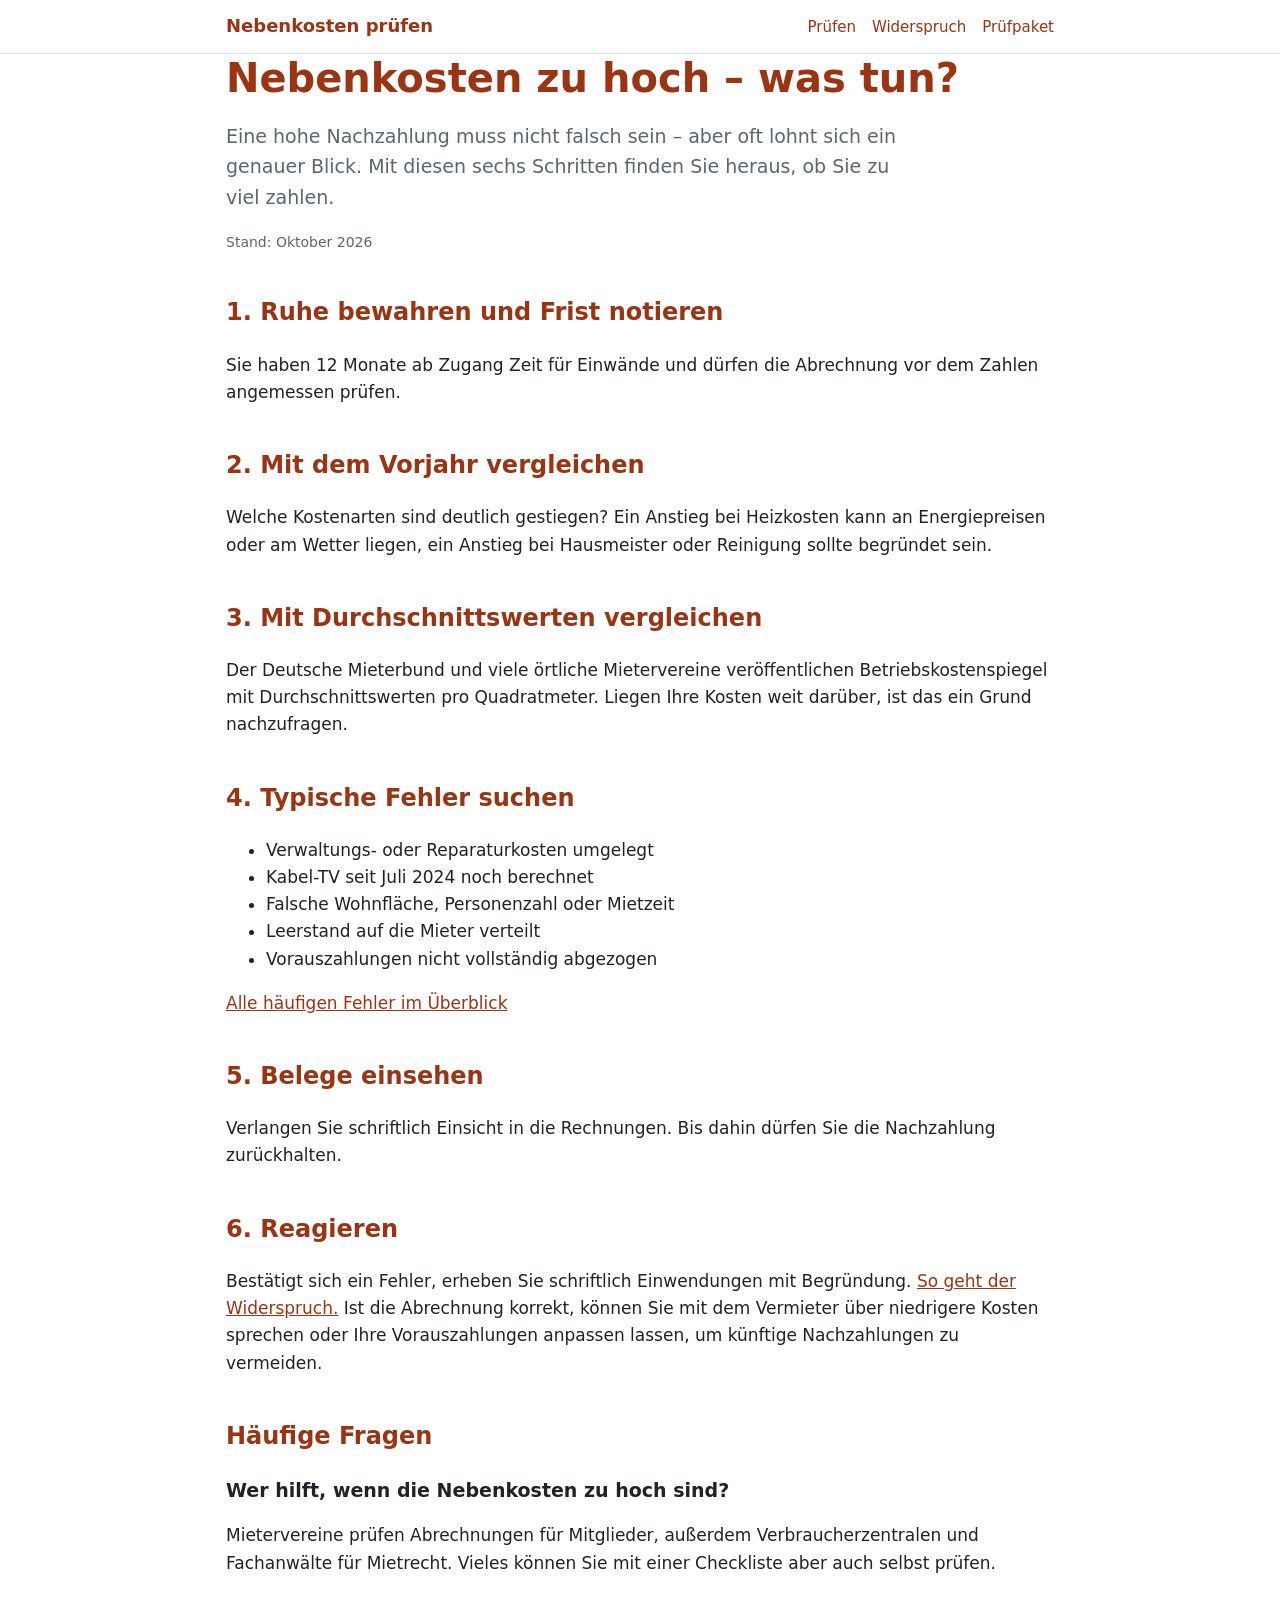
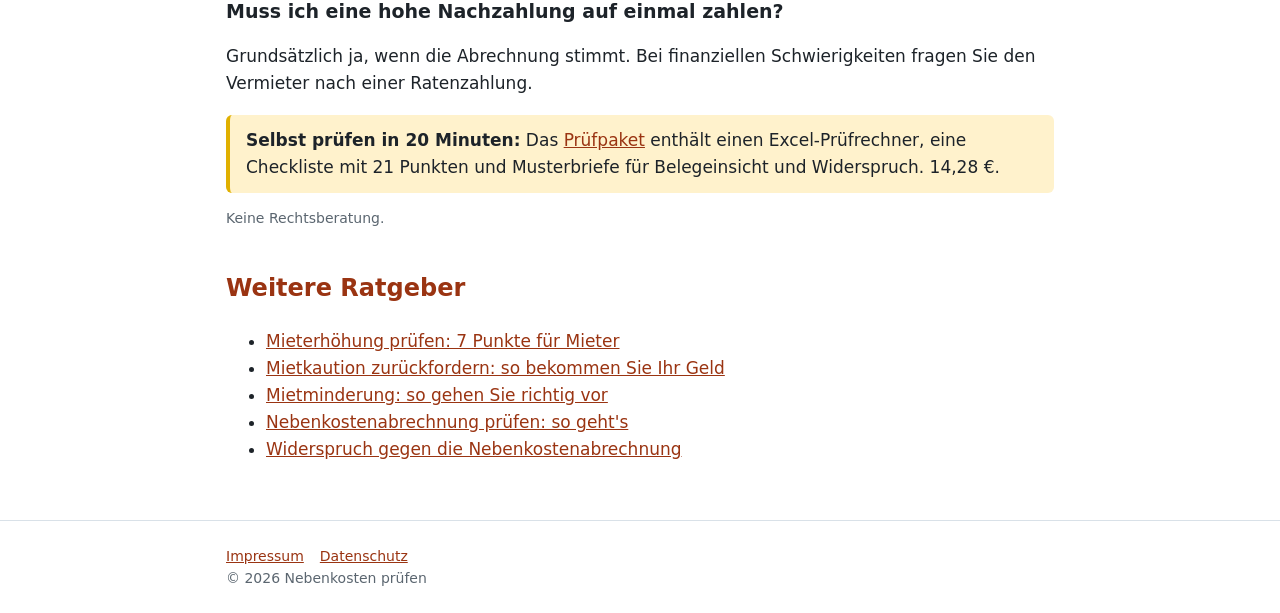
<file: ratgeber/nebenkosten-zu-hoch.html>
<!doctype html>
<html lang="de">
<head>
<meta charset="utf-8">
<meta name="viewport" content="width=device-width, initial-scale=1">
<title>Nebenkosten zu hoch – was tun? 6 Schritte für Mieter</title>
<meta name="description" content="Nebenkosten zu hoch? So finden Sie heraus, ob die Abrechnung falsch ist, welche Kosten Sie hinterfragen sollten, wer hilft und wie Sie richtig reagieren – in 6 Schritten.">
<link rel="canonical" href="https://n0mchen.github.io/nebenkosten-pruefen/ratgeber/nebenkosten-zu-hoch.html">
<link rel="stylesheet" href="../style.css">
<script type="application/ld+json" id="faq-auto">{"@context": "https://schema.org", "@type": "FAQPage", "mainEntity": [{"@type": "Question", "name": "Wer hilft, wenn die Nebenkosten zu hoch sind?", "acceptedAnswer": {"@type": "Answer", "text": "Mietervereine prüfen Abrechnungen für Mitglieder, außerdem Verbraucherzentralen und Fachanwälte für Mietrecht. Vieles können Sie mit einer Checkliste aber auch selbst prüfen."}}, {"@type": "Question", "name": "Muss ich eine hohe Nachzahlung auf einmal zahlen?", "acceptedAnswer": {"@type": "Answer", "text": "Grundsätzlich ja, wenn die Abrechnung stimmt. Bei finanziellen Schwierigkeiten fragen Sie den Vermieter nach einer Ratenzahlung."}}]}</script>
</head>
<body>
<header><div class="wrap"><a class="logo" href="../">Nebenkosten prüfen</a>
<nav><a href="nebenkostenabrechnung-pruefen.html">Prüfen</a><a href="widerspruch-nebenkostenabrechnung.html">Widerspruch</a><a href="../">Prüfpaket</a></nav></div></header>
<main class="wrap">
<h1>Nebenkosten zu hoch – was tun?</h1>
<p class="lead">Eine hohe Nachzahlung muss nicht falsch sein – aber oft lohnt sich ein genauer Blick. Mit diesen sechs Schritten finden Sie heraus, ob Sie zu viel zahlen.</p>
<p class="klein">Stand: Oktober 2026</p>

<h2>1. Ruhe bewahren und Frist notieren</h2>
<p>Sie haben 12 Monate ab Zugang Zeit für Einwände und dürfen die Abrechnung vor dem Zahlen angemessen prüfen.</p>

<h2>2. Mit dem Vorjahr vergleichen</h2>
<p>Welche Kostenarten sind deutlich gestiegen? Ein Anstieg bei Heizkosten kann an Energiepreisen oder am Wetter liegen, ein Anstieg bei Hausmeister oder Reinigung sollte begründet sein.</p>

<h2>3. Mit Durchschnittswerten vergleichen</h2>
<p>Der Deutsche Mieterbund und viele örtliche Mietervereine veröffentlichen Betriebskostenspiegel mit Durchschnittswerten pro Quadratmeter. Liegen Ihre Kosten weit darüber, ist das ein Grund nachzufragen.</p>

<h2>4. Typische Fehler suchen</h2>
<ul>
<li>Verwaltungs- oder Reparaturkosten umgelegt</li>
<li>Kabel-TV seit Juli 2024 noch berechnet</li>
<li>Falsche Wohnfläche, Personenzahl oder Mietzeit</li>
<li>Leerstand auf die Mieter verteilt</li>
<li>Vorauszahlungen nicht vollständig abgezogen</li>
</ul>
<p><a href="nebenkostenabrechnung-pruefen.html">Alle häufigen Fehler im Überblick</a></p>

<h2>5. Belege einsehen</h2>
<p>Verlangen Sie schriftlich Einsicht in die Rechnungen. Bis dahin dürfen Sie die Nachzahlung zurückhalten.</p>

<h2>6. Reagieren</h2>
<p>Bestätigt sich ein Fehler, erheben Sie schriftlich Einwendungen mit Begründung. <a href="widerspruch-nebenkostenabrechnung.html">So geht der Widerspruch.</a> Ist die Abrechnung korrekt, können Sie mit dem Vermieter über niedrigere Kosten sprechen oder Ihre Vorauszahlungen anpassen lassen, um künftige Nachzahlungen zu vermeiden.</p>

<h2>Häufige Fragen</h2>
<h3>Wer hilft, wenn die Nebenkosten zu hoch sind?</h3>
<p>Mietervereine prüfen Abrechnungen für Mitglieder, außerdem Verbraucherzentralen und Fachanwälte für Mietrecht. Vieles können Sie mit einer Checkliste aber auch selbst prüfen.</p>
<h3>Muss ich eine hohe Nachzahlung auf einmal zahlen?</h3>
<p>Grundsätzlich ja, wenn die Abrechnung stimmt. Bei finanziellen Schwierigkeiten fragen Sie den Vermieter nach einer Ratenzahlung.</p>

<div class="hinweis"><strong>Selbst prüfen in 20 Minuten:</strong> Das <a href="../">Prüfpaket</a> enthält einen Excel-Prüfrechner, eine Checkliste mit 21 Punkten und Musterbriefe für Belegeinsicht und Widerspruch. 14,28 €.</div>
<p class="klein">Keine Rechtsberatung.</p>
<section class="weitere"><h2>Weitere Ratgeber</h2><ul><li><a href="mieterhoehung-pruefen.html">Mieterhöhung prüfen: 7 Punkte für Mieter</a></li><li><a href="mietkaution-zurueckfordern.html">Mietkaution zurückfordern: so bekommen Sie Ihr Geld</a></li><li><a href="mietminderung.html">Mietminderung: so gehen Sie richtig vor</a></li><li><a href="nebenkostenabrechnung-pruefen.html">Nebenkostenabrechnung prüfen: so geht's</a></li><li><a href="widerspruch-nebenkostenabrechnung.html">Widerspruch gegen die Nebenkostenabrechnung</a></li></ul></section>
</main>
<footer><div class="wrap"><a href="../impressum.html">Impressum</a><a href="../datenschutz.html">Datenschutz</a><br>© 2026 Nebenkosten prüfen</div></footer>
</body>
</html>
</file>
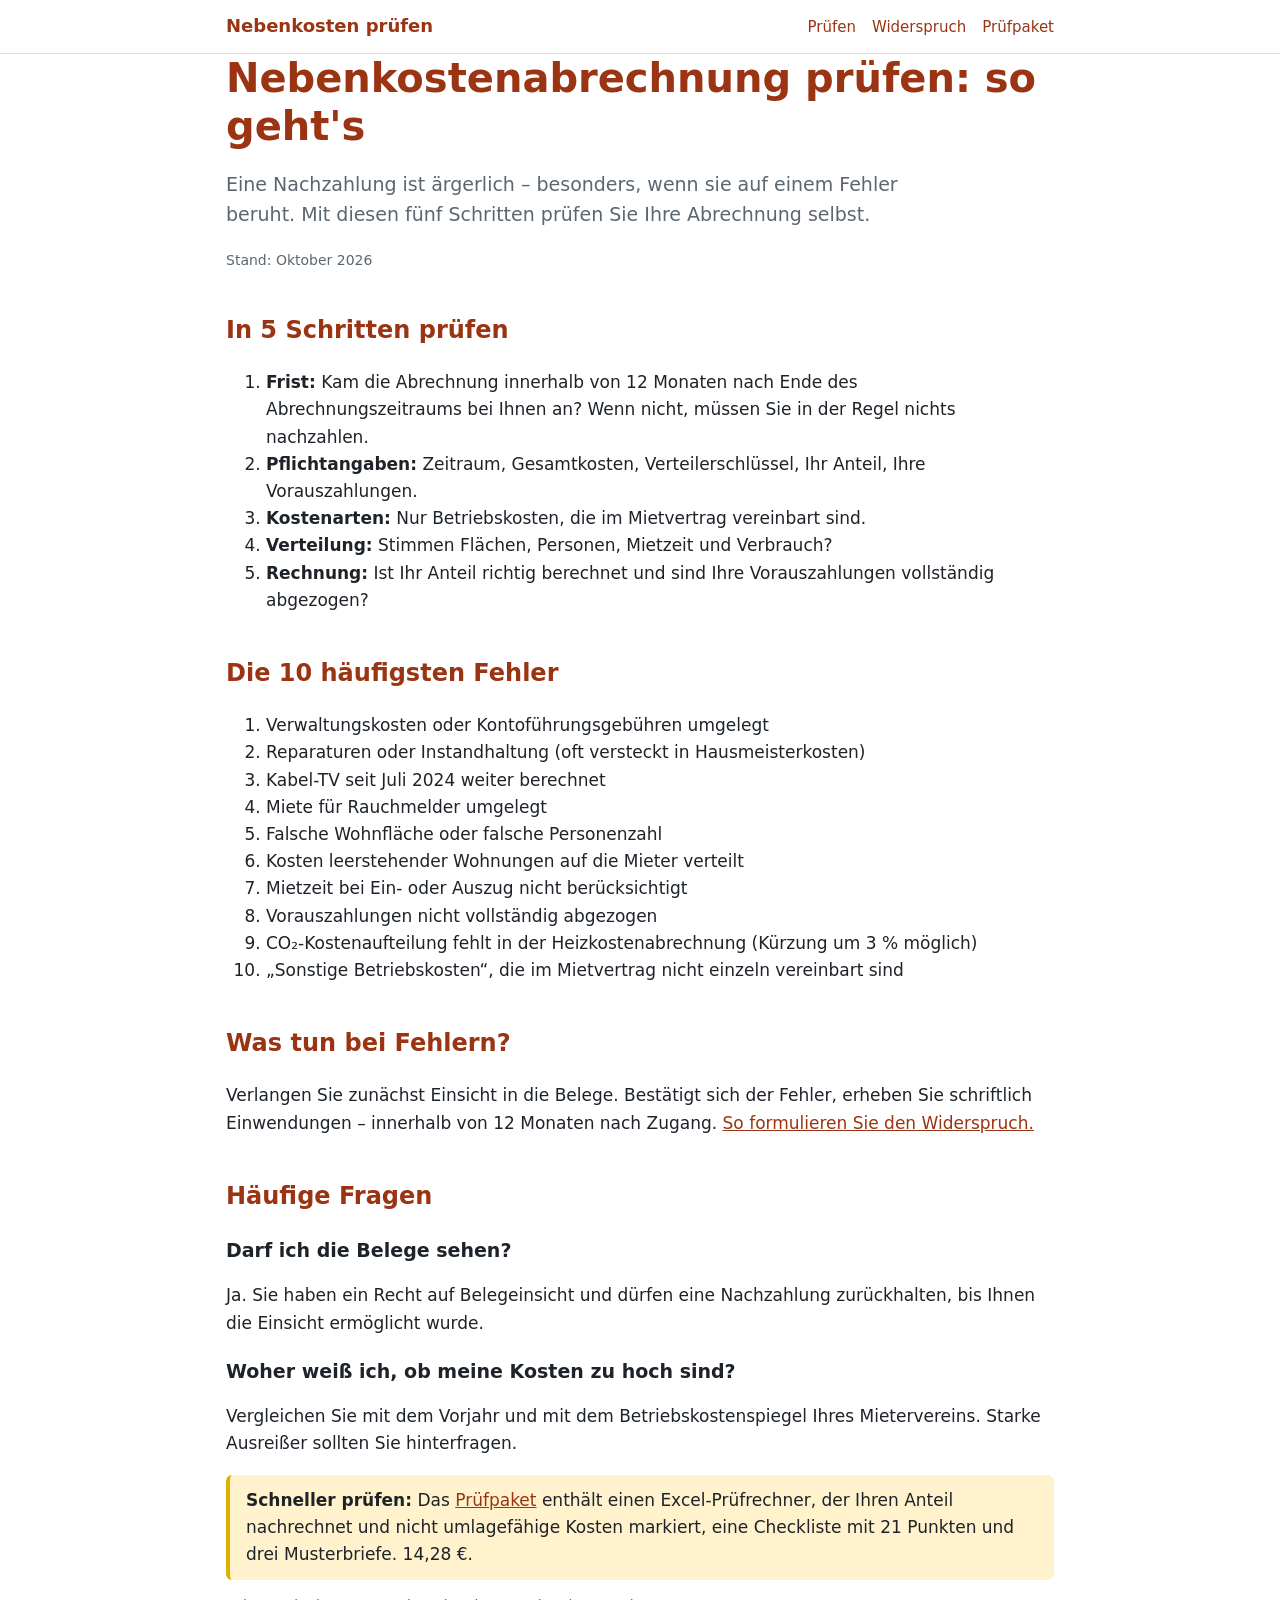
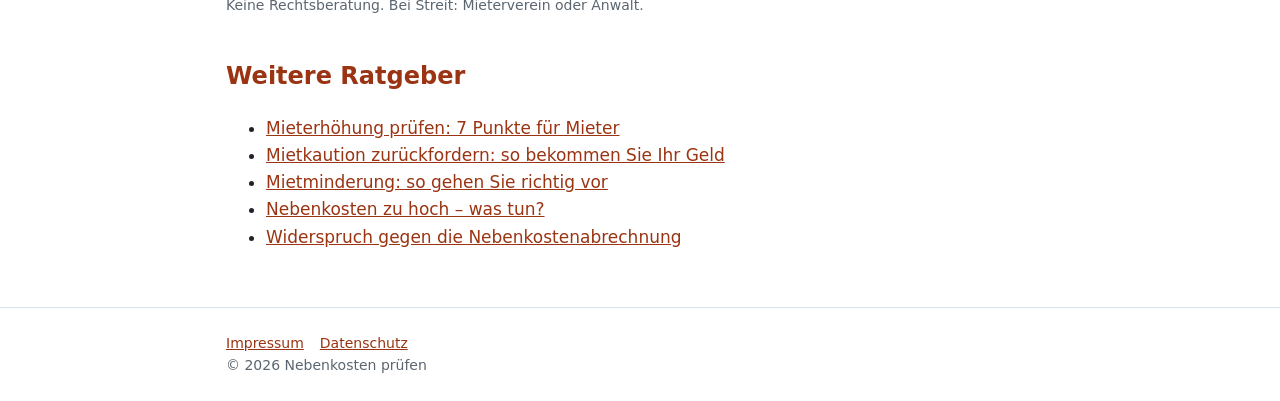
<file: ratgeber/nebenkostenabrechnung-pruefen.html>
<!doctype html>
<html lang="de">
<head>
<meta charset="utf-8">
<meta name="viewport" content="width=device-width, initial-scale=1">
<title>Nebenkostenabrechnung prüfen: Die 10 häufigsten Fehler (Anleitung für Mieter)</title>
<meta name="description" content="Nebenkostenabrechnung prüfen in 5 Schritten: Frist, Pflichtangaben, nicht umlagefähige Kosten, Verteilerschlüssel und Rechenfehler – mit den 10 häufigsten Fehlern.">
<link rel="canonical" href="https://n0mchen.github.io/nebenkosten-pruefen/ratgeber/nebenkostenabrechnung-pruefen.html">
<link rel="stylesheet" href="../style.css">
<script type="application/ld+json" id="faq-auto">{"@context": "https://schema.org", "@type": "FAQPage", "mainEntity": [{"@type": "Question", "name": "Darf ich die Belege sehen?", "acceptedAnswer": {"@type": "Answer", "text": "Ja. Sie haben ein Recht auf Belegeinsicht und dürfen eine Nachzahlung zurückhalten, bis Ihnen die Einsicht ermöglicht wurde."}}, {"@type": "Question", "name": "Woher weiß ich, ob meine Kosten zu hoch sind?", "acceptedAnswer": {"@type": "Answer", "text": "Vergleichen Sie mit dem Vorjahr und mit dem Betriebskostenspiegel Ihres Mietervereins. Starke Ausreißer sollten Sie hinterfragen."}}]}</script>
</head>
<body>
<header><div class="wrap"><a class="logo" href="../">Nebenkosten prüfen</a>
<nav><a href="nebenkostenabrechnung-pruefen.html">Prüfen</a><a href="widerspruch-nebenkostenabrechnung.html">Widerspruch</a><a href="../">Prüfpaket</a></nav></div></header>
<main class="wrap">
<h1>Nebenkostenabrechnung prüfen: so geht's</h1>
<p class="lead">Eine Nachzahlung ist ärgerlich – besonders, wenn sie auf einem Fehler beruht. Mit diesen fünf Schritten prüfen Sie Ihre Abrechnung selbst.</p>
<p class="klein">Stand: Oktober 2026</p>

<h2>In 5 Schritten prüfen</h2>
<ol>
<li><strong>Frist:</strong> Kam die Abrechnung innerhalb von 12 Monaten nach Ende des Abrechnungszeitraums bei Ihnen an? Wenn nicht, müssen Sie in der Regel nichts nachzahlen.</li>
<li><strong>Pflichtangaben:</strong> Zeitraum, Gesamtkosten, Verteilerschlüssel, Ihr Anteil, Ihre Vorauszahlungen.</li>
<li><strong>Kostenarten:</strong> Nur Betriebskosten, die im Mietvertrag vereinbart sind.</li>
<li><strong>Verteilung:</strong> Stimmen Flächen, Personen, Mietzeit und Verbrauch?</li>
<li><strong>Rechnung:</strong> Ist Ihr Anteil richtig berechnet und sind Ihre Vorauszahlungen vollständig abgezogen?</li>
</ol>

<h2>Die 10 häufigsten Fehler</h2>
<ol>
<li>Verwaltungskosten oder Kontoführungsgebühren umgelegt</li>
<li>Reparaturen oder Instandhaltung (oft versteckt in Hausmeisterkosten)</li>
<li>Kabel-TV seit Juli 2024 weiter berechnet</li>
<li>Miete für Rauchmelder umgelegt</li>
<li>Falsche Wohnfläche oder falsche Personenzahl</li>
<li>Kosten leerstehender Wohnungen auf die Mieter verteilt</li>
<li>Mietzeit bei Ein- oder Auszug nicht berücksichtigt</li>
<li>Vorauszahlungen nicht vollständig abgezogen</li>
<li>CO₂-Kostenaufteilung fehlt in der Heizkostenabrechnung (Kürzung um 3 % möglich)</li>
<li>„Sonstige Betriebskosten“, die im Mietvertrag nicht einzeln vereinbart sind</li>
</ol>

<h2>Was tun bei Fehlern?</h2>
<p>Verlangen Sie zunächst Einsicht in die Belege. Bestätigt sich der Fehler, erheben Sie schriftlich Einwendungen – innerhalb von 12 Monaten nach Zugang. <a href="widerspruch-nebenkostenabrechnung.html">So formulieren Sie den Widerspruch.</a></p>

<h2>Häufige Fragen</h2>
<h3>Darf ich die Belege sehen?</h3>
<p>Ja. Sie haben ein Recht auf Belegeinsicht und dürfen eine Nachzahlung zurückhalten, bis Ihnen die Einsicht ermöglicht wurde.</p>
<h3>Woher weiß ich, ob meine Kosten zu hoch sind?</h3>
<p>Vergleichen Sie mit dem Vorjahr und mit dem Betriebskostenspiegel Ihres Mietervereins. Starke Ausreißer sollten Sie hinterfragen.</p>

<div class="hinweis"><strong>Schneller prüfen:</strong> Das <a href="../">Prüfpaket</a> enthält einen Excel-Prüfrechner, der Ihren Anteil nachrechnet und nicht umlagefähige Kosten markiert, eine Checkliste mit 21 Punkten und drei Musterbriefe. 14,28 €.</div>
<p class="klein">Keine Rechtsberatung. Bei Streit: Mieterverein oder Anwalt.</p>
<section class="weitere"><h2>Weitere Ratgeber</h2><ul><li><a href="mieterhoehung-pruefen.html">Mieterhöhung prüfen: 7 Punkte für Mieter</a></li><li><a href="mietkaution-zurueckfordern.html">Mietkaution zurückfordern: so bekommen Sie Ihr Geld</a></li><li><a href="mietminderung.html">Mietminderung: so gehen Sie richtig vor</a></li><li><a href="nebenkosten-zu-hoch.html">Nebenkosten zu hoch – was tun?</a></li><li><a href="widerspruch-nebenkostenabrechnung.html">Widerspruch gegen die Nebenkostenabrechnung</a></li></ul></section>
</main>
<footer><div class="wrap"><a href="../impressum.html">Impressum</a><a href="../datenschutz.html">Datenschutz</a><br>© 2026 Nebenkosten prüfen</div></footer>
</body>
</html>
</file>
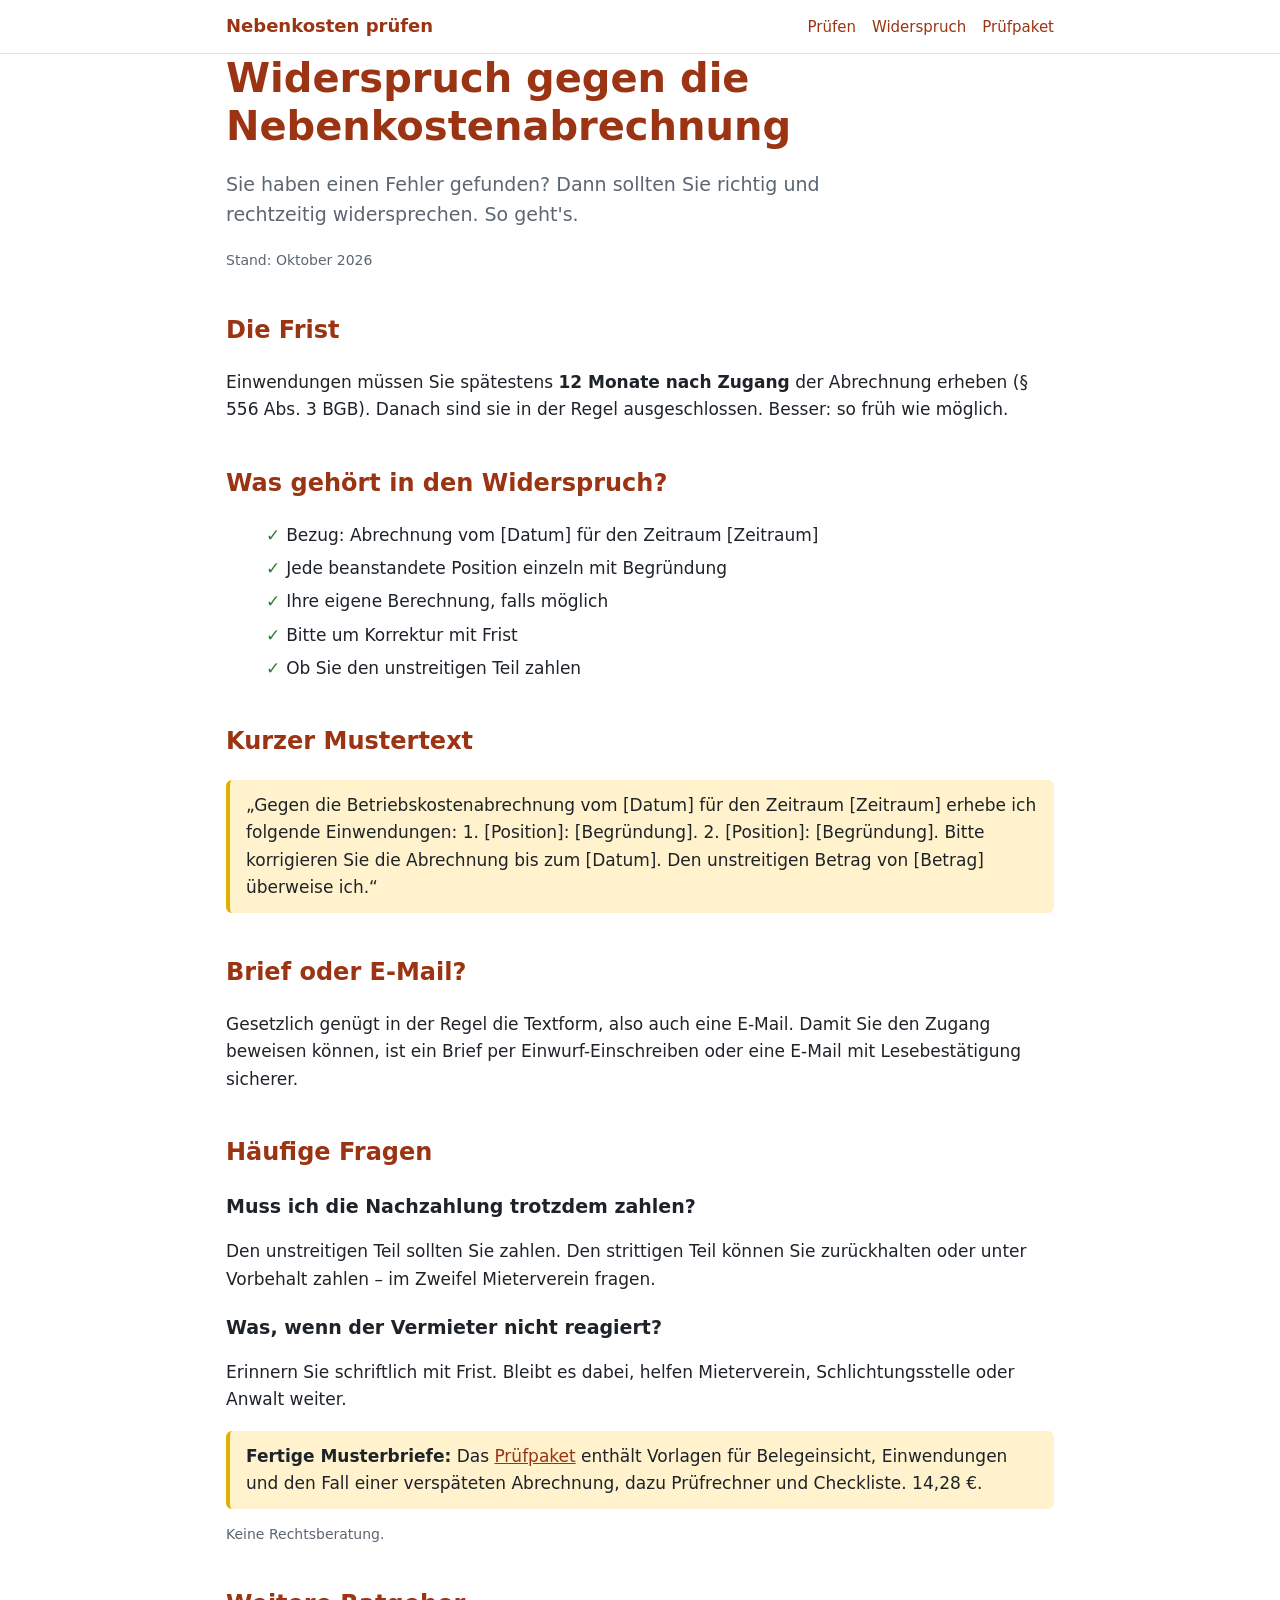
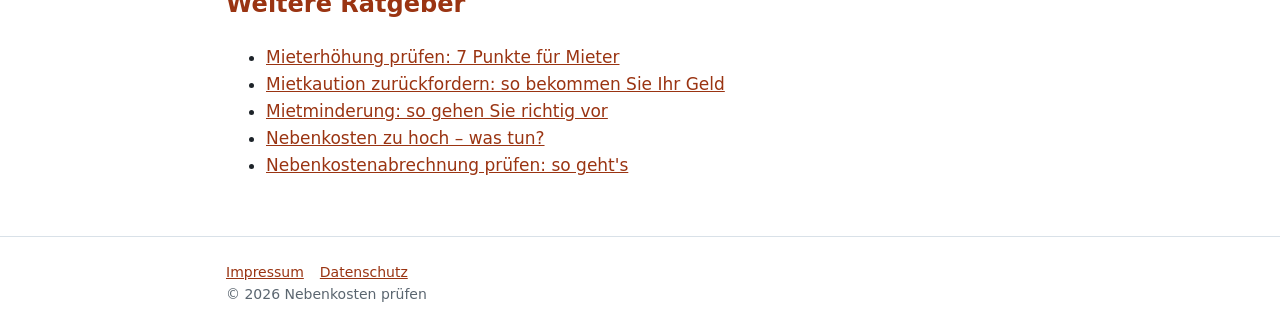
<file: ratgeber/widerspruch-nebenkostenabrechnung.html>
<!doctype html>
<html lang="de">
<head>
<meta charset="utf-8">
<meta name="viewport" content="width=device-width, initial-scale=1">
<title>Widerspruch gegen die Nebenkostenabrechnung: Frist, Vorlage, Tipps</title>
<meta name="description" content="Widerspruch gegen die Nebenkostenabrechnung richtig einlegen: Frist von 12 Monaten, was hineingehört, per E-Mail oder Brief, Zahlung unter Vorbehalt – mit Mustertext.">
<link rel="canonical" href="https://n0mchen.github.io/nebenkosten-pruefen/ratgeber/widerspruch-nebenkostenabrechnung.html">
<link rel="stylesheet" href="../style.css">
<script type="application/ld+json" id="faq-auto">{"@context": "https://schema.org", "@type": "FAQPage", "mainEntity": [{"@type": "Question", "name": "Muss ich die Nachzahlung trotzdem zahlen?", "acceptedAnswer": {"@type": "Answer", "text": "Den unstreitigen Teil sollten Sie zahlen. Den strittigen Teil können Sie zurückhalten oder unter Vorbehalt zahlen – im Zweifel Mieterverein fragen."}}, {"@type": "Question", "name": "Was, wenn der Vermieter nicht reagiert?", "acceptedAnswer": {"@type": "Answer", "text": "Erinnern Sie schriftlich mit Frist. Bleibt es dabei, helfen Mieterverein, Schlichtungsstelle oder Anwalt weiter."}}]}</script>
</head>
<body>
<header><div class="wrap"><a class="logo" href="../">Nebenkosten prüfen</a>
<nav><a href="nebenkostenabrechnung-pruefen.html">Prüfen</a><a href="widerspruch-nebenkostenabrechnung.html">Widerspruch</a><a href="../">Prüfpaket</a></nav></div></header>
<main class="wrap">
<h1>Widerspruch gegen die Nebenkostenabrechnung</h1>
<p class="lead">Sie haben einen Fehler gefunden? Dann sollten Sie richtig und rechtzeitig widersprechen. So geht's.</p>
<p class="klein">Stand: Oktober 2026</p>

<h2>Die Frist</h2>
<p>Einwendungen müssen Sie spätestens <strong>12 Monate nach Zugang</strong> der Abrechnung erheben (§ 556 Abs. 3 BGB). Danach sind sie in der Regel ausgeschlossen. Besser: so früh wie möglich.</p>

<h2>Was gehört in den Widerspruch?</h2>
<ul class="check">
<li>Bezug: Abrechnung vom [Datum] für den Zeitraum [Zeitraum]</li>
<li>Jede beanstandete Position einzeln mit Begründung</li>
<li>Ihre eigene Berechnung, falls möglich</li>
<li>Bitte um Korrektur mit Frist</li>
<li>Ob Sie den unstreitigen Teil zahlen</li>
</ul>

<h2>Kurzer Mustertext</h2>
<p class="hinweis">„Gegen die Betriebskostenabrechnung vom [Datum] für den Zeitraum [Zeitraum] erhebe ich folgende Einwendungen: 1. [Position]: [Begründung]. 2. [Position]: [Begründung]. Bitte korrigieren Sie die Abrechnung bis zum [Datum]. Den unstreitigen Betrag von [Betrag] überweise ich.“</p>

<h2>Brief oder E-Mail?</h2>
<p>Gesetzlich genügt in der Regel die Textform, also auch eine E-Mail. Damit Sie den Zugang beweisen können, ist ein Brief per Einwurf-Einschreiben oder eine E-Mail mit Lesebestätigung sicherer.</p>

<h2>Häufige Fragen</h2>
<h3>Muss ich die Nachzahlung trotzdem zahlen?</h3>
<p>Den unstreitigen Teil sollten Sie zahlen. Den strittigen Teil können Sie zurückhalten oder unter Vorbehalt zahlen – im Zweifel Mieterverein fragen.</p>
<h3>Was, wenn der Vermieter nicht reagiert?</h3>
<p>Erinnern Sie schriftlich mit Frist. Bleibt es dabei, helfen Mieterverein, Schlichtungsstelle oder Anwalt weiter.</p>

<div class="hinweis"><strong>Fertige Musterbriefe:</strong> Das <a href="../">Prüfpaket</a> enthält Vorlagen für Belegeinsicht, Einwendungen und den Fall einer verspäteten Abrechnung, dazu Prüfrechner und Checkliste. 14,28 €.</div>
<p class="klein">Keine Rechtsberatung.</p>
<section class="weitere"><h2>Weitere Ratgeber</h2><ul><li><a href="mieterhoehung-pruefen.html">Mieterhöhung prüfen: 7 Punkte für Mieter</a></li><li><a href="mietkaution-zurueckfordern.html">Mietkaution zurückfordern: so bekommen Sie Ihr Geld</a></li><li><a href="mietminderung.html">Mietminderung: so gehen Sie richtig vor</a></li><li><a href="nebenkosten-zu-hoch.html">Nebenkosten zu hoch – was tun?</a></li><li><a href="nebenkostenabrechnung-pruefen.html">Nebenkostenabrechnung prüfen: so geht's</a></li></ul></section>
</main>
<footer><div class="wrap"><a href="../impressum.html">Impressum</a><a href="../datenschutz.html">Datenschutz</a><br>© 2026 Nebenkosten prüfen</div></footer>
</body>
</html>
</file>
<file: style.css>
:root{--blau:#9A3412;--hell:#FFF7ED;--gelb:#FFF2CC;--text:#1d2329;--grau:#5b6670;--rand:#d9e1e8}
*{box-sizing:border-box}
body{margin:0;font-family:system-ui,-apple-system,"Segoe UI",Arial,sans-serif;color:var(--text);background:#fff;line-height:1.6;font-size:17px}
a{color:var(--blau)}
.wrap{max-width:860px;margin:0 auto;padding:0 16px}
header{border-bottom:1px solid var(--rand)}
header .wrap{display:flex;justify-content:space-between;align-items:center;gap:12px;padding-top:12px;padding-bottom:12px;flex-wrap:wrap}
.logo{font-weight:700;color:var(--blau);text-decoration:none;font-size:18px}
nav a{margin-left:16px;text-decoration:none;font-size:15px}
.hero{background:var(--hell);padding:48px 0}
h1{font-size:clamp(28px,5vw,40px);line-height:1.2;margin:0 0 16px;color:var(--blau)}
h2{font-size:24px;color:var(--blau);margin-top:40px}
h3{font-size:19px;margin-bottom:4px}
.lead{font-size:19px;color:var(--grau);max-width:680px}
.btn{display:inline-block;background:var(--blau);color:#fff;padding:14px 26px;border-radius:8px;text-decoration:none;font-weight:700;font-size:18px}
.btn:hover{opacity:.9}
.preis{font-size:30px;font-weight:700;margin:8px 0}
.grid{display:grid;grid-template-columns:repeat(auto-fit,minmax(240px,1fr));gap:16px}
.karte{border:1px solid var(--rand);border-radius:10px;padding:18px;background:#fff}
.hinweis{background:var(--gelb);border-left:4px solid #e0b000;padding:12px 16px;border-radius:6px}
.check li{list-style:none;margin:6px 0}
.check li::before{content:"✓ ";color:#2e7d32;font-weight:700}
table{border-collapse:collapse;width:100%;font-size:15px}
th,td{border:1px solid var(--rand);padding:8px;text-align:left}
th{background:var(--hell)}
.tabelle{overflow-x:auto}
img{max-width:100%;height:auto}
footer{border-top:1px solid var(--rand);margin-top:56px;padding:24px 0;font-size:14px;color:var(--grau)}
footer a{margin-right:16px}
.klein{font-size:14px;color:var(--grau)}
</file>
